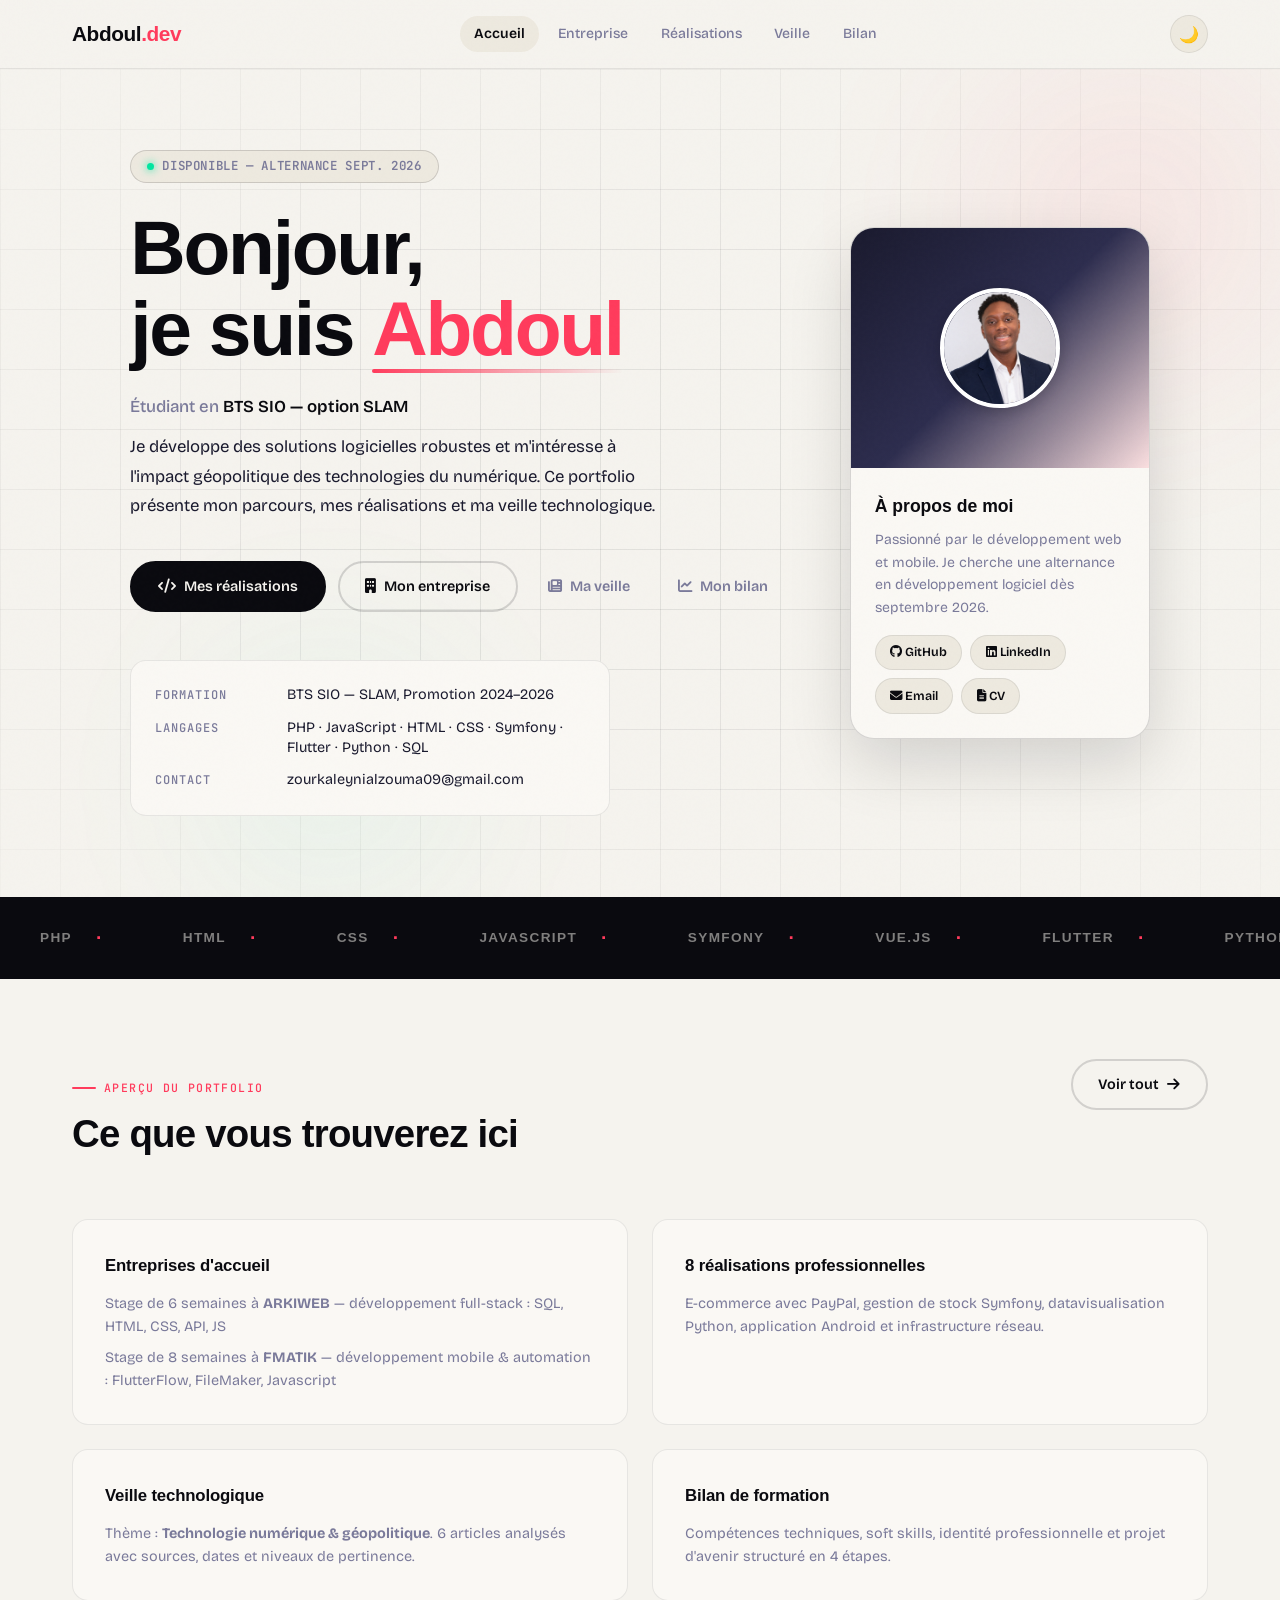
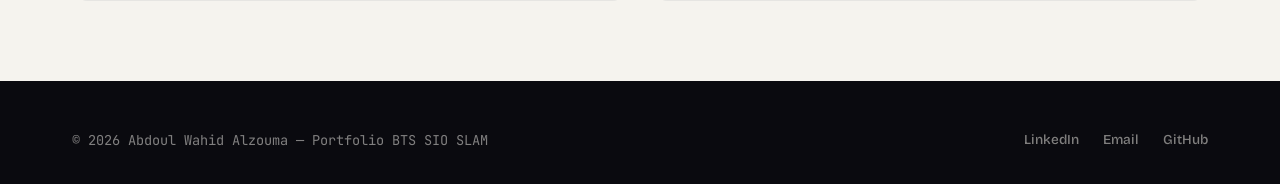
<file: index.html>
<!DOCTYPE html>
<html lang="fr">
<head>
  <meta charset="UTF-8">
  <meta name="viewport" content="width=device-width, initial-scale=1, viewport-fit=cover">
  <title>Abdoul Wahid Alzouma — Portfolio BTS SIO SLAM</title>
  <meta name="description" content="Portfolio professionnel BTS SIO SLAM — Abdoul Wahid Alzouma, développeur en formation.">
  <link rel="stylesheet" href="style.css">
  <link rel="stylesheet" href="https://cdnjs.cloudflare.com/ajax/libs/font-awesome/6.5.0/css/all.min.css">
</head>
<body>

  <!-- NAV -->
  <header class="navbar">
    <div class="container nav-inner">
      <a href="index.html" class="logo">Abdoul<span class="accent">.dev</span></a>
      <nav class="nav-links">
        <a href="index.html" class="active">Accueil</a>
        <a href="Entreprise.html">Entreprise</a>
        <a href="Réalisations.html">Réalisations</a>
        <a href="Veille.html">Veille</a>
        <a href="Bilan.html">Bilan</a>
      </nav>
      <div class="nav-right">
        <button class="mobile-menu-btn" id="menuBtn" aria-label="Menu">☰</button>
        <button class="btn-icon" id="themeToggle" title="Basculer thème">🌙</button>
      </div>
    </div>
  </header>

  <!-- MOBILE NAV -->
  <div class="nav-overlay" id="navOverlay"></div>
  <nav class="mobile-nav" id="mobileNav">
    <div class="mobile-nav-header">
      <span class="logo">Abdoul<span class="accent">.dev</span></span>
      <button class="mobile-nav-close" id="navClose">✕</button>
    </div>
    <a href="index.html" class="active">Accueil</a>
    <a href="Entreprise.html">Entreprise</a>
    <a href="Réalisations.html">Réalisations</a>
    <a href="Veille.html">Veille</a>
    <a href="Bilan.html">Bilan</a>
  </nav>

  <main>
    <!-- HERO -->
    <section class="hero">
      <div class="hero-bg-grid"></div>
      <div class="hero-blob blob-1"></div>
      <div class="hero-blob blob-2"></div>
      <div class="container hero-inner">
        <div class="hero-text">
          <div class="hero-badge anim anim-d1"><span class="dot"></span> Disponible — Alternance Sept. 2026</div>
          <h1 class="hero-title anim anim-d2">
            Bonjour,<br>je suis <span class="name">Abdoul</span>
          </h1>
          <h2 class="hero-subtitle anim anim-d3">Étudiant en <strong>BTS SIO — option SLAM</strong></h2>
          <p class="hero-lead anim anim-d3">Je développe des solutions logicielles robustes et m'intéresse à l'impact géopolitique des technologies du numérique. Ce portfolio présente mon parcours, mes réalisations et ma veille technologique.</p>
          <div class="hero-ctas anim anim-d4">
            <a href="Réalisations.html" class="btn btn-primary"><i class="fa-solid fa-code"></i> Mes réalisations</a>
            <a href="Entreprise.html" class="btn btn-outline"><i class="fa-solid fa-building"></i> Mon entreprise</a>
            <a href="Veille.html" class="btn btn-ghost"><i class="fa-solid fa-newspaper"></i> Ma veille</a>
            <a href="Bilan.html" class="btn btn-ghost"><i class="fa-solid fa-chart-line"></i> Mon bilan</a>
          </div>
          <ul class="quick-stats anim anim-d5">
            <li><strong>Formation</strong><span>BTS SIO — SLAM, Promotion 2024–2026</span></li>
            <li><strong>Langages</strong><span>PHP · JavaScript · HTML · CSS · Symfony · Flutter · Python · SQL</span></li>
            <li><strong>Contact</strong><span>zourkaleynialzouma09@gmail.com</span></li>
          </ul>
        </div>
        <div class="hero-card anim anim-d3">
          <div class="profile-placeholder">
            <img src="images/profile.png" alt="Photo de profil" class="profile-photo">
          </div>

          <div class="card-body">
            <h3>À propos de moi</h3>
            <p>
              Passionné par le développement web et mobile.
              Je cherche une alternance en développement logiciel dès septembre 2026.
            </p>

            <div class="card-links">
              <a href="https://github.com/zourkaleynialzouma09-code" target="_blank" rel="noopener" class="card-link">
                <i class="fab fa-github"></i>
                <span>GitHub</span>
              </a>
              <a href="https://linkedin.com/in/alzouma-zourkaleyni-9886a1342" target="_blank" rel="noopener" class="card-link">
                <i class="fab fa-linkedin"></i>
                <span>LinkedIn</span>
              </a>
              <a href="mailto:zourkaleynialzouma09@gmail.com" class="card-link">
                <i class="fa-solid fa-envelope"></i>
                <span>Email</span>
              </a>
              <a href="images/Cv_abdoul_cs.pdf" target="_blank" rel="noopener" class="card-link">
                <i class="fa-solid fa-file-lines"></i>
                <span>CV</span>
              </a>
            </div>
          </div>
        </div>
      </div>
    </section>

    <!-- MARQUEE -->
    <div class="marquee-section">
      <div class="marquee-track">
        <span class="marquee-item">PHP <span class="dot">·</span></span>
        <span class="marquee-item">HTML <span class="dot">·</span></span>
        <span class="marquee-item">CSS <span class="dot">·</span></span>
        <span class="marquee-item">JavaScript <span class="dot">·</span></span>
        <span class="marquee-item">Symfony <span class="dot">·</span></span>
        <span class="marquee-item">Vue.js <span class="dot">·</span></span>
        <span class="marquee-item">Flutter <span class="dot">·</span></span>
        <span class="marquee-item">Python <span class="dot">·</span></span>
        <span class="marquee-item">MySQL <span class="dot">·</span></span>
        <span class="marquee-item">React <span class="dot">·</span></span>
        <span class="marquee-item">Android <span class="dot">·</span></span>
        <span class="marquee-item">Git <span class="dot">·</span></span>
        <span class="marquee-item">Linux <span class="dot">·</span></span>
        <span class="marquee-item">PHP <span class="dot">·</span></span>
        <span class="marquee-item">JavaScript <span class="dot">·</span></span>
        <span class="marquee-item">Symfony <span class="dot">·</span></span>
        <span class="marquee-item">Vue.js <span class="dot">·</span></span>
        <span class="marquee-item">Flutter <span class="dot">·</span></span>
        <span class="marquee-item">Python <span class="dot">·</span></span>
        <span class="marquee-item">MySQL <span class="dot">·</span></span>
        <span class="marquee-item">Android <span class="dot">·</span></span>
        <span class="marquee-item">Git <span class="dot">·</span></span>
        <span class="marquee-item">Linux <span class="dot">·</span></span>
      </div>
    </div>

    <!-- PREVIEW CARDS -->
    <section class="preview">
      <div class="container">
        <div class="preview-header">
          <div>
            <div class="section-label">Aperçu du portfolio</div>
            <h2 class="section-title">Ce que vous trouverez ici</h2>
          </div>
          <a href="Réalisations.html" class="btn btn-outline">Voir tout <i class="fa-solid fa-arrow-right"></i></a>
        </div>
        <div class="preview-grid">
          <article class="preview-card reveal">
           
            <h4>Entreprises d'accueil</h4>
            <p>Stage de 6 semaines à <strong>ARKIWEB</strong> — développement full-stack : SQL, HTML, CSS, API, JS</p>
            <p>Stage de 8 semaines à <strong>FMATIK</strong> — développement mobile & automation : FlutterFlow, FileMaker, Javascript</p>
          </article>
          <article class="preview-card reveal">
           
            <h4>8 réalisations professionnelles</h4>
            <p>E-commerce avec PayPal, gestion de stock Symfony, datavisualisation Python, application Android et infrastructure réseau.</p>
          </article>
          <article class="preview-card reveal">
            
            <h4>Veille technologique</h4>
            <p>Thème : <strong>Technologie numérique & géopolitique</strong>. 6 articles analysés avec sources, dates et niveaux de pertinence.</p>
          </article>
          <article class="preview-card reveal">
          
            <h4>Bilan de formation</h4>
            <p>Compétences techniques, soft skills, identité professionnelle et projet d'avenir structuré en 4 étapes.</p>
          </article>
        </div>
      </div>
    </section>
  </main>

  <footer class="site-footer">
    <div class="container footer-grid">
      <p>© 2026 Abdoul Wahid Alzouma — Portfolio BTS SIO SLAM</p>
      <div class="footer-links">
        <a href="https://linkedin.com/in/alzouma-zourkaleyni-9886a1342" target="_blank">LinkedIn</a>
        <a href="mailto:zourkaleynialzouma09@gmail.com">Email</a>
        <a href="https://github.com/zourkaleynialzouma09-code" target="_blank">GitHub</a>
      </div>
    </div>
  </footer>

  <script src="script.js"></script>
</body>
</html>
</file>
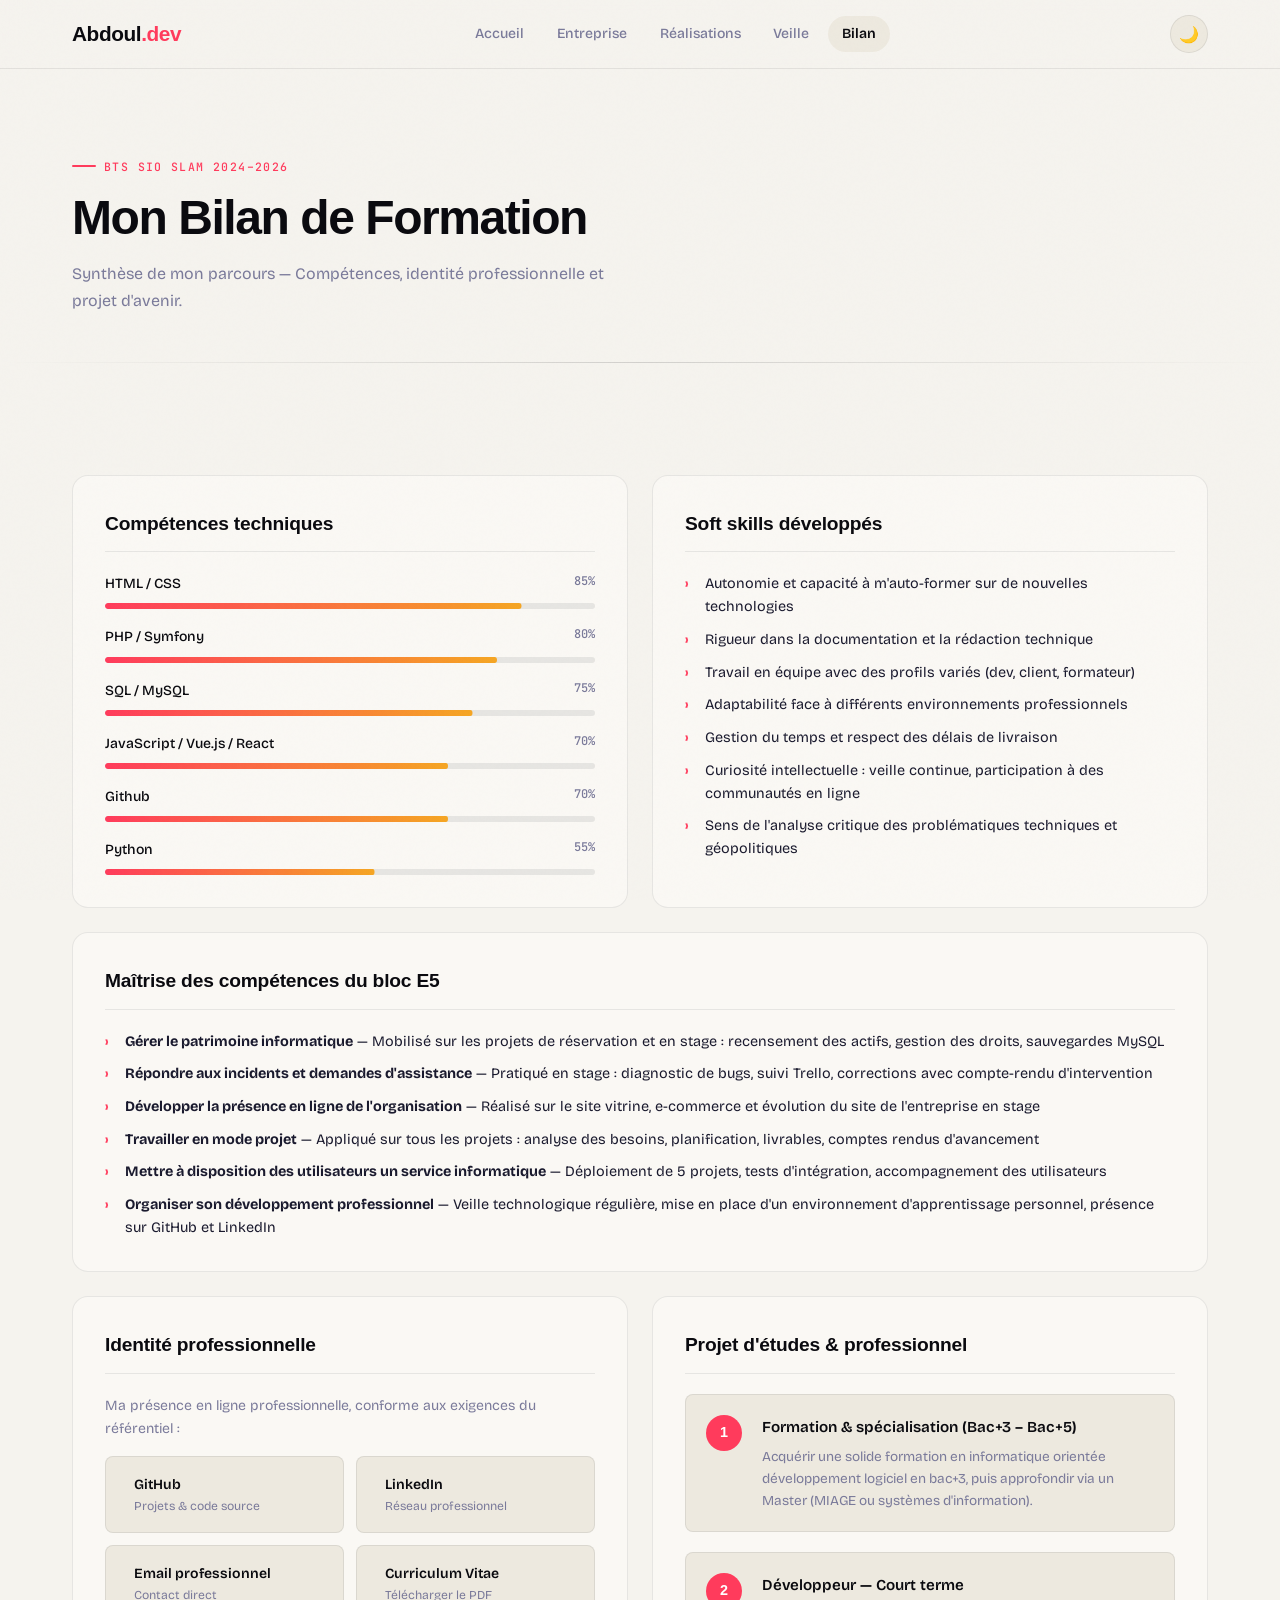
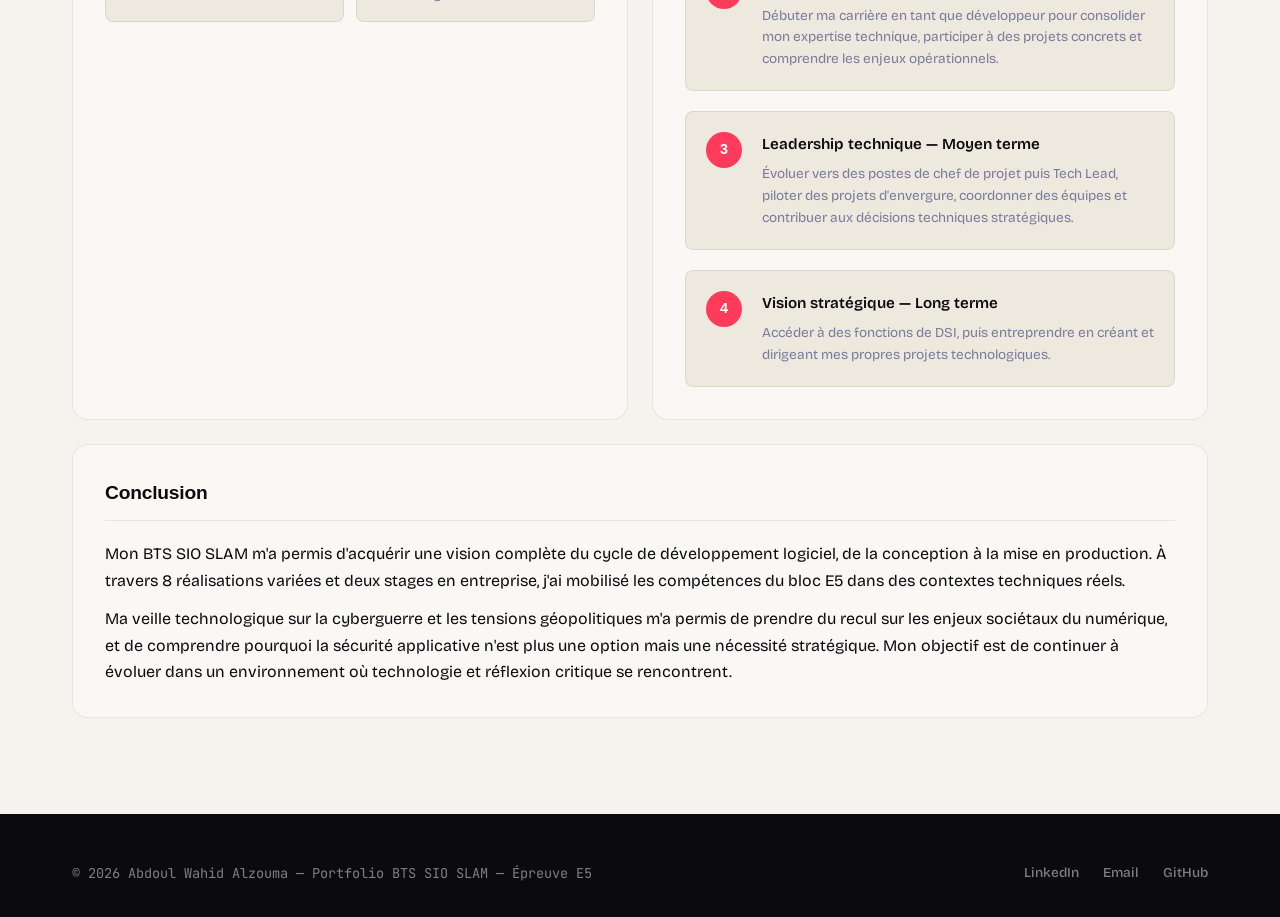
<file: Bilan.html>
<!DOCTYPE html>
<html lang="fr">
<head>
  <meta charset="UTF-8">
  <meta name="viewport" content="width=device-width, initial-scale=1, viewport-fit=cover">
  <title>Bilan — Portfolio BTS SIO SLAM</title>
  <link rel="stylesheet" href="style.css">
  <link rel="stylesheet" href="https://cdnjs.cloudflare.com/ajax/libs/font-awesome/6.5.0/css/all.min.css">
</head>
<body>
  <header class="navbar">
    <div class="container nav-inner">
      <a href="index.html" class="logo">Abdoul<span class="accent">.dev</span></a>
      <nav class="nav-links">
        <a href="index.html">Accueil</a>
        <a href="Entreprise.html">Entreprise</a>
        <a href="Réalisations.html">Réalisations</a>
        <a href="Veille.html">Veille</a>
        <a href="Bilan.html" class="active">Bilan</a>
      </nav>
      <div class="nav-right">
        <button class="mobile-menu-btn" id="menuBtn">☰</button>
        <button class="btn-icon" id="themeToggle" title="Basculer thème">🌙</button>
      </div>
    </div>
  </header>
  <div class="nav-overlay" id="navOverlay"></div>
  <nav class="mobile-nav" id="mobileNav">
    <div class="mobile-nav-header">
      <span class="logo">Abdoul<span class="accent">.dev</span></span>
      <button class="mobile-nav-close" id="navClose">✕</button>
    </div>
    <a href="index.html">Accueil</a>
    <a href="Entreprise.html">Entreprise</a>
    <a href="Réalisations.html">Réalisations</a>
    <a href="Veille.html">Veille</a>
    <a href="Bilan.html" class="active">Bilan</a>
  </nav>

  <main>
    <div class="page-header">
      <div class="container">
        <div class="section-label">BTS SIO SLAM 2024–2026</div>
        <h1 class="section-title">Mon Bilan de Formation</h1>
        <p class="section-subtitle">Synthèse de mon parcours — Compétences, identité professionnelle et projet d'avenir.</p>
      </div>
    </div>

    <section class="bilan">
      <div class="container">
        <div class="bilan-grid">

          <!-- Compétences techniques -->
          <div class="bilan-section reveal">
            <h2>Compétences techniques</h2>
            <div class="skill-bars">
              <div class="skill-item">
                <div class="skill-label"><span>HTML / CSS</span><span>85%</span></div>
                <div class="skill-bar-track"><div class="skill-bar-fill" style="--target:0.85"></div></div>
              </div>
              <div class="skill-item">
                <div class="skill-label"><span>PHP / Symfony</span><span>80%</span></div>
                <div class="skill-bar-track"><div class="skill-bar-fill" style="--target:0.80"></div></div>
              </div>
              <div class="skill-item">
                <div class="skill-label"><span>SQL / MySQL</span><span>75%</span></div>
                <div class="skill-bar-track"><div class="skill-bar-fill" style="--target:0.75"></div></div>
              </div>
              <div class="skill-item">
                <div class="skill-label"><span>JavaScript / Vue.js / React</span><span>70%</span></div>
                <div class="skill-bar-track"><div class="skill-bar-fill" style="--target:0.70"></div></div>
              </div>
              <div class="skill-item">
                <div class="skill-label"><span>Github</span><span>70%</span></div>
                <div class="skill-bar-track"><div class="skill-bar-fill" style="--target:0.70"></div></div>
              </div>
              <div class="skill-item">
                <div class="skill-label"><span>Python</span><span>55%</span></div>
                <div class="skill-bar-track"><div class="skill-bar-fill" style="--target:0.55"></div></div>
              </div>
            </div>
          </div>

          <!-- Soft skills -->
          <div class="bilan-section reveal">
            <h2>Soft skills développés</h2>
            <ul>
              <li>Autonomie et capacité à m'auto-former sur de nouvelles technologies</li>
              <li>Rigueur dans la documentation et la rédaction technique</li>
              <li>Travail en équipe avec des profils variés (dev, client, formateur)</li>
              <li>Adaptabilité face à différents environnements professionnels</li>
              <li>Gestion du temps et respect des délais de livraison</li>
              <li>Curiosité intellectuelle : veille continue, participation à des communautés en ligne</li>
              <li>Sens de l'analyse critique des problématiques techniques et géopolitiques</li>
            </ul>
          </div>

          <!-- Compétences E5 -->
          <div class="bilan-section full-width reveal">
            <h2>Maîtrise des compétences du bloc E5</h2>
            <ul>
              <li><strong>Gérer le patrimoine informatique</strong> — Mobilisé sur les projets de réservation et en stage : recensement des actifs, gestion des droits, sauvegardes MySQL</li>
              <li><strong>Répondre aux incidents et demandes d'assistance</strong> — Pratiqué en stage : diagnostic de bugs, suivi Trello, corrections avec compte-rendu d'intervention</li>
              <li><strong>Développer la présence en ligne de l'organisation</strong> — Réalisé sur le site vitrine, e-commerce et évolution du site de l'entreprise en stage</li>
              <li><strong>Travailler en mode projet</strong> — Appliqué sur tous les projets : analyse des besoins, planification, livrables, comptes rendus d'avancement</li>
              <li><strong>Mettre à disposition des utilisateurs un service informatique</strong> — Déploiement de 5 projets, tests d'intégration, accompagnement des utilisateurs</li>
              <li><strong>Organiser son développement professionnel</strong> — Veille technologique régulière, mise en place d'un environnement d'apprentissage personnel, présence sur GitHub et LinkedIn</li>
            </ul>
          </div>

          <!-- Identité professionnelle -->
          <div class="bilan-section reveal">
            <h2>Identité professionnelle</h2>
            <p style="font-size:0.875rem;color:var(--muted);margin-bottom:1rem;">Ma présence en ligne professionnelle, conforme aux exigences du référentiel :</p>
            <div class="identity-grid">
              <a href="https://github.com/zourkaleynialzouma09-code" target="_blank" class="identity-item">
                <span class="identity-icon"></span>
                <div><strong>GitHub</strong><div style="font-size:0.76rem;color:var(--muted);">Projets & code source</div></div>
              </a>
              <a href="https://linkedin.com/in/alzouma-zourkaleyni-9886a1342" target="_blank" class="identity-item">
                <span class="identity-icon"></span>
                <div><strong>LinkedIn</strong><div style="font-size:0.76rem;color:var(--muted);">Réseau professionnel</div></div>
              </a>
              <a href="mailto:zourkaleynialzouma09@gmail.com" class="identity-item">
                <span class="identity-icon"></span>
                <div><strong>Email professionnel</strong><div style="font-size:0.76rem;color:var(--muted);">Contact direct</div></div>
              </a>
              <a href="images/Cv_abdoul_cs.pdf" target="_blank" class="identity-item">
                <span class="identity-icon"></span>
                <div><strong>Curriculum Vitae</strong><div style="font-size:0.76rem;color:var(--muted);">Télécharger le PDF</div></div>
              </a>
            </div>
          </div>

          <!-- Projet professionnel -->
          <div class="bilan-section reveal">
            <h2>Projet d'études & professionnel</h2>
            <div class="objectifs-timeline">
              <div class="objectif-item">
                <div class="objectif-num">1</div>
                <div class="objectif-content">
                  <h4>Formation & spécialisation (Bac+3 – Bac+5)</h4>
                  <p>Acquérir une solide formation en informatique orientée développement logiciel en bac+3, puis approfondir via un Master (MIAGE ou systèmes d'information).</p>
                </div>
              </div>
              <div class="objectif-item">
                <div class="objectif-num">2</div>
                <div class="objectif-content">
                  <h4>Développeur — Court terme</h4>
                  <p>Débuter ma carrière en tant que développeur pour consolider mon expertise technique, participer à des projets concrets et comprendre les enjeux opérationnels.</p>
                </div>
              </div>
              <div class="objectif-item">
                <div class="objectif-num">3</div>
                <div class="objectif-content">
                  <h4>Leadership technique — Moyen terme</h4>
                  <p>Évoluer vers des postes de chef de projet puis Tech Lead, piloter des projets d'envergure, coordonner des équipes et contribuer aux décisions techniques stratégiques.</p>
                </div>
              </div>
              <div class="objectif-item">
                <div class="objectif-num">4</div>
                <div class="objectif-content">
                  <h4>Vision stratégique — Long terme</h4>
                  <p>Accéder à des fonctions de DSI, puis entreprendre en créant et dirigeant mes propres projets technologiques.</p>
                </div>
              </div>
            </div>
          </div>

          <!-- Conclusion -->
          <div class="bilan-section full-width reveal">
            <h2>Conclusion</h2>
            <p>Mon BTS SIO SLAM m'a permis d'acquérir une vision complète du cycle de développement logiciel, de la conception à la mise en production. À travers 8 réalisations variées et deux stages en entreprise, j'ai mobilisé les compétences du bloc E5 dans des contextes techniques réels.</p>
            <p style="margin-top:0.75rem;">Ma veille technologique sur la cyberguerre et les tensions géopolitiques m'a permis de prendre du recul sur les enjeux sociétaux du numérique, et de comprendre pourquoi la sécurité applicative n'est plus une option mais une nécessité stratégique. Mon objectif est de continuer à évoluer dans un environnement où technologie et réflexion critique se rencontrent.</p>
          </div>

        </div>
      </div>
    </section>
  </main>

  <footer class="site-footer">
    <div class="container footer-grid">
      <p>© 2026 Abdoul Wahid Alzouma — Portfolio BTS SIO SLAM — Épreuve E5</p>
      <div class="footer-links">
        <a href="https://linkedin.com/in/alzouma-zourkaleyni-9886a1342" target="_blank">LinkedIn</a>
        <a href="mailto:zourkaleynialzouma09@gmail.com">Email</a>
        <a href="https://github.com/zourkaleynialzouma09-code" target="_blank">GitHub</a>
      </div>
    </div>
  </footer>

  <script src="script.js"></script>
</body>
</html>
</file>
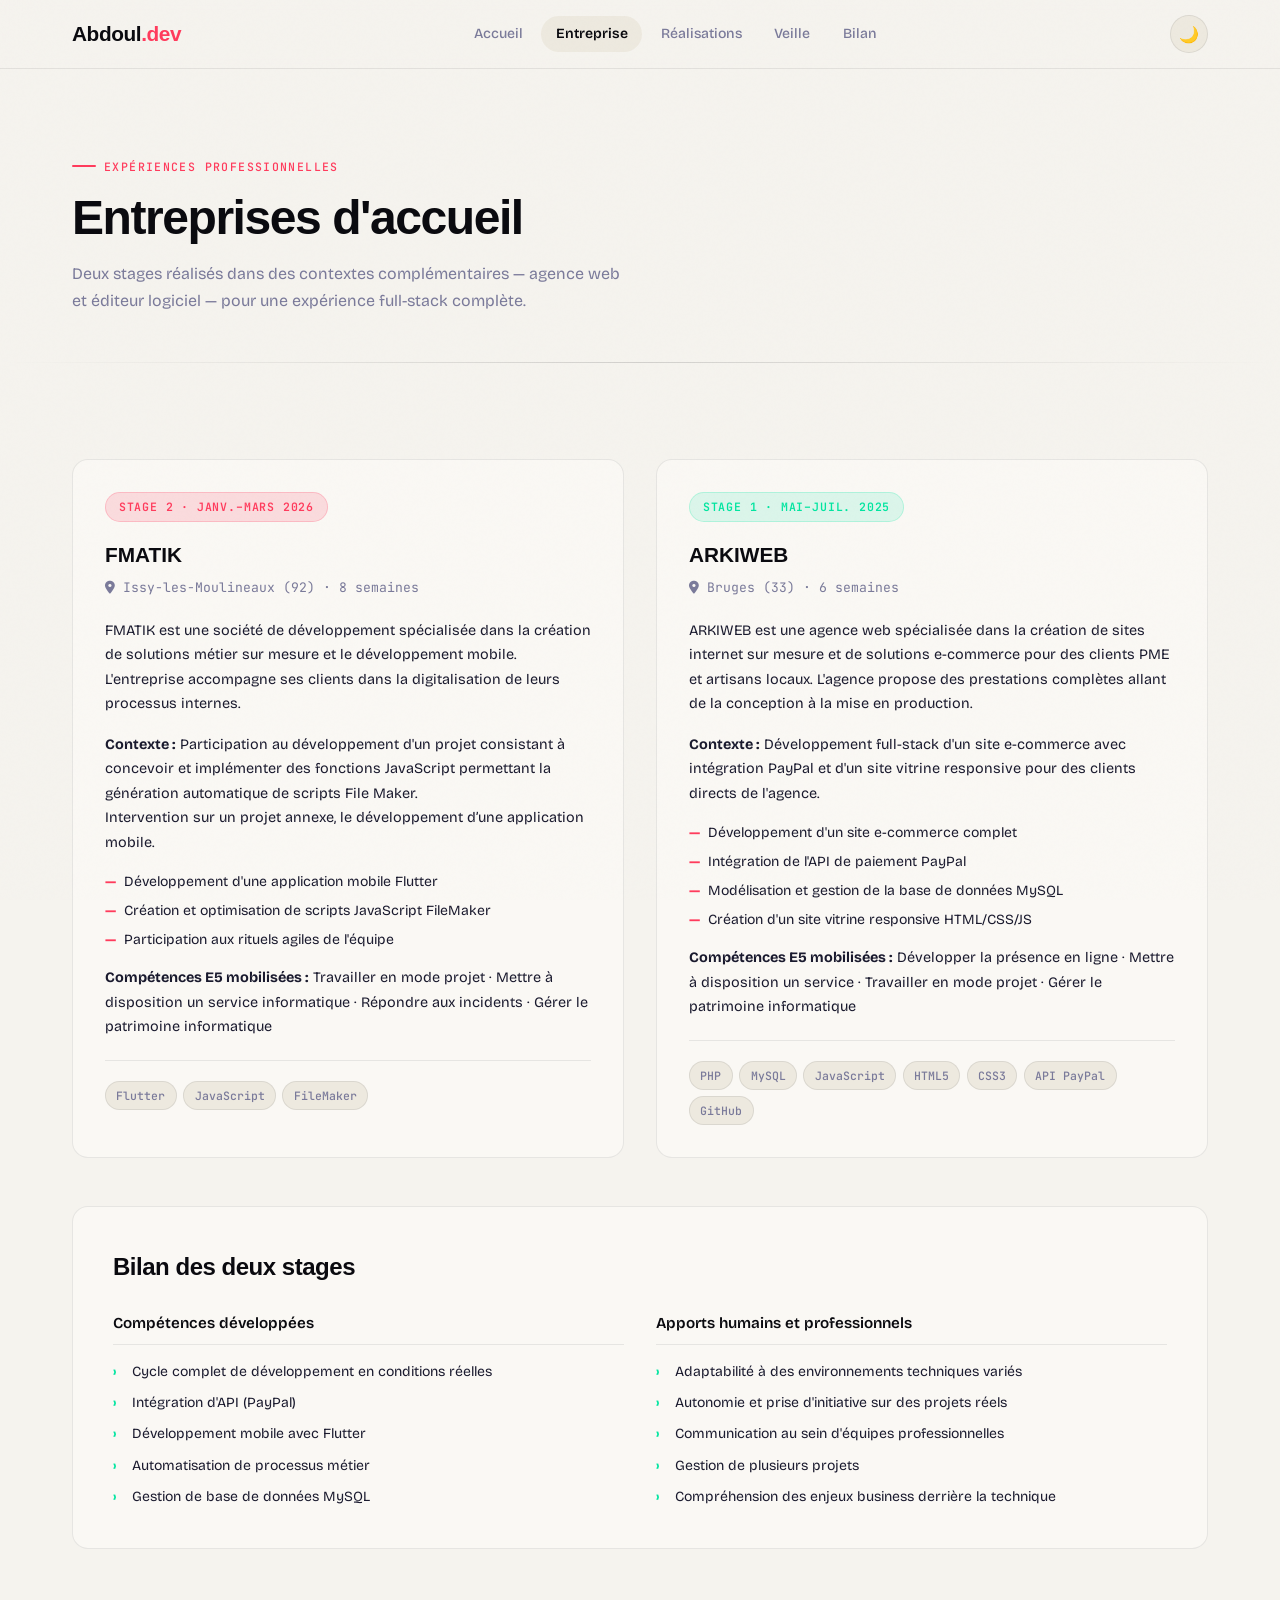
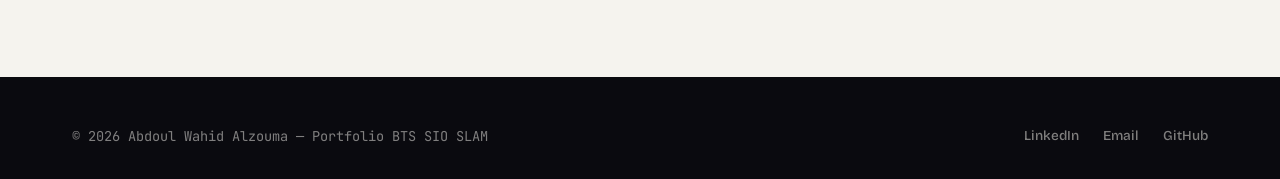
<file: Entreprise.html>
<!DOCTYPE html>
<html lang="fr">
<head>
  <meta charset="UTF-8">
  <meta name="viewport" content="width=device-width, initial-scale=1, viewport-fit=cover">
  <title>Entreprise — Portfolio BTS SIO SLAM</title>
  <link rel="stylesheet" href="style.css">
  <link rel="stylesheet" href="https://cdnjs.cloudflare.com/ajax/libs/font-awesome/6.5.0/css/all.min.css">
</head>
<body>
  <header class="navbar">
    <div class="container nav-inner">
      <a href="index.html" class="logo">Abdoul<span class="accent">.dev</span></a>
      <nav class="nav-links">
        <a href="index.html">Accueil</a>
        <a href="Entreprise.html" class="active">Entreprise</a>
        <a href="Réalisations.html">Réalisations</a>
        <a href="Veille.html">Veille</a>
        <a href="Bilan.html">Bilan</a>
      </nav>
      <div class="nav-right">
        <button class="mobile-menu-btn" id="menuBtn">☰</button>
        <button class="btn-icon" id="themeToggle" title="Basculer thème">🌙</button>
      </div>
    </div>
  </header>
  <div class="nav-overlay" id="navOverlay"></div>
  <nav class="mobile-nav" id="mobileNav">
    <div class="mobile-nav-header">
      <span class="logo">Abdoul<span class="accent">.dev</span></span>
      <button class="mobile-nav-close" id="navClose">✕</button>
    </div>
    <a href="index.html">Accueil</a>
    <a href="Entreprise.html" class="active">Entreprise</a>
    <a href="Réalisations.html">Réalisations</a>
    <a href="Veille.html">Veille</a>
    <a href="Bilan.html">Bilan</a>
  </nav>

  <main>
    <div class="page-header">
      <div class="container">
        <div class="section-label">Expériences professionnelles</div>
        <h1 class="section-title">Entreprises d'accueil</h1>
        <p class="section-subtitle">Deux stages réalisés dans des contextes complémentaires — agence web et éditeur logiciel — pour une expérience full-stack complète.</p>
      </div>
    </div>

    <section class="entreprise-section">
      <div class="container">
        <div class="entreprises-grid">

          <!-- FMATIK -->
          <div class="entreprise-card reveal">
            <span class="entreprise-tag tag-stage">Stage 2 · Janv.–Mars 2026</span>
            <h3>FMATIK</h3>
            <p class="location"><i class="fa-solid fa-location-dot"></i> Issy-les-Moulineaux (92) · 8 semaines</p>

            <p>FMATIK est une société de développement spécialisée dans la création de solutions métier sur mesure et le développement mobile. L'entreprise accompagne ses clients dans la digitalisation de leurs processus internes.</p>

            <p><strong>Contexte :</strong> Participation au développement d'un projet consistant à concevoir et implémenter des fonctions JavaScript permettant la génération automatique de scripts File Maker.<br>
Intervention sur un projet annexe, le développement d’une application mobile.</p>

            <ul class="missions-list">
              <li>Développement d'une application mobile Flutter</li>
              <li>Création et optimisation de scripts JavaScript FileMaker</li>
              <li>Participation aux rituels agiles de l'équipe</li>
            </ul>

            <p><strong>Compétences E5 mobilisées :</strong> Travailler en mode projet · Mettre à disposition un service informatique · Répondre aux incidents · Gérer le patrimoine informatique</p>

            <div class="tech-stack">
              <span class="tech-badge">Flutter</span>
              <span class="tech-badge">JavaScript</span>
              <span class="tech-badge">FileMaker</span>
            </div>
          </div>

          <!-- ARKIWEB -->
          <div class="entreprise-card reveal">
            <span class="entreprise-tag tag-dev">Stage 1 · Mai–Juil. 2025</span>
            <h3>ARKIWEB</h3>
            <p class="location"><i class="fa-solid fa-location-dot"></i> Bruges (33) · 6 semaines</p>

            <p>ARKIWEB est une agence web spécialisée dans la création de sites internet sur mesure et de solutions e-commerce pour des clients PME et artisans locaux. L'agence propose des prestations complètes allant de la conception à la mise en production.</p>

            <p><strong>Contexte :</strong> Développement full-stack d'un site e-commerce avec intégration PayPal et d'un site vitrine responsive pour des clients directs de l'agence.</p>

            <ul class="missions-list">
              <li>Développement d'un site e-commerce complet</li>
              <li>Intégration de l'API de paiement PayPal</li>
              <li>Modélisation et gestion de la base de données MySQL</li>
              <li>Création d'un site vitrine responsive HTML/CSS/JS</li>
            </ul>

            <p><strong>Compétences E5 mobilisées :</strong> Développer la présence en ligne · Mettre à disposition un service · Travailler en mode projet · Gérer le patrimoine informatique</p>

            <div class="tech-stack">
              <span class="tech-badge">PHP</span>
              <span class="tech-badge">MySQL</span>
              <span class="tech-badge">JavaScript</span>
              <span class="tech-badge">HTML5</span>
              <span class="tech-badge">CSS3</span>
              <span class="tech-badge">API PayPal</span>
              <span class="tech-badge">GitHub</span>
            </div>
          </div>

        </div>

        <!-- Bilan synthèse -->
        <div class="veille-synthesis reveal" style="margin-top:3rem;">
          <h2>Bilan des deux stages</h2>
          <div class="synthesis-content">
            <div>
              <h3>Compétences développées</h3>
              <ul>
                <li>Cycle complet de développement en conditions réelles</li>
                <li>Intégration d'API (PayPal)</li>
                <li>Développement mobile avec Flutter</li>
                <li>Automatisation de processus métier</li>
                <li>Gestion de base de données MySQL</li>
              </ul>
            </div>
            <div>
              <h3>Apports humains et professionnels</h3>
              <ul>
                <li>Adaptabilité à des environnements techniques variés</li>
                <li>Autonomie et prise d'initiative sur des projets réels</li>
                <li>Communication au sein d'équipes professionnelles</li>
                <li>Gestion de plusieurs projets</li>
                <li>Compréhension des enjeux business derrière la technique</li>
              </ul>
            </div>
          </div>
        </div>

      </div>
    </section>
  </main>

  <footer class="site-footer">
    <div class="container footer-grid">
      <p>© 2026 Abdoul Wahid Alzouma — Portfolio BTS SIO SLAM</p>
      <div class="footer-links">
        <a href="https://linkedin.com/in/alzouma-zourkaleyni-9886a1342" target="_blank">LinkedIn</a>
        <a href="mailto:zourkaleynialzouma09@gmail.com">Email</a>
        <a href="https://github.com/zourkaleynialzouma09-code" target="_blank">GitHub</a>
      </div>
    </div>
  </footer>

  <script src="script.js"></script>
</body>
</html>
</file>
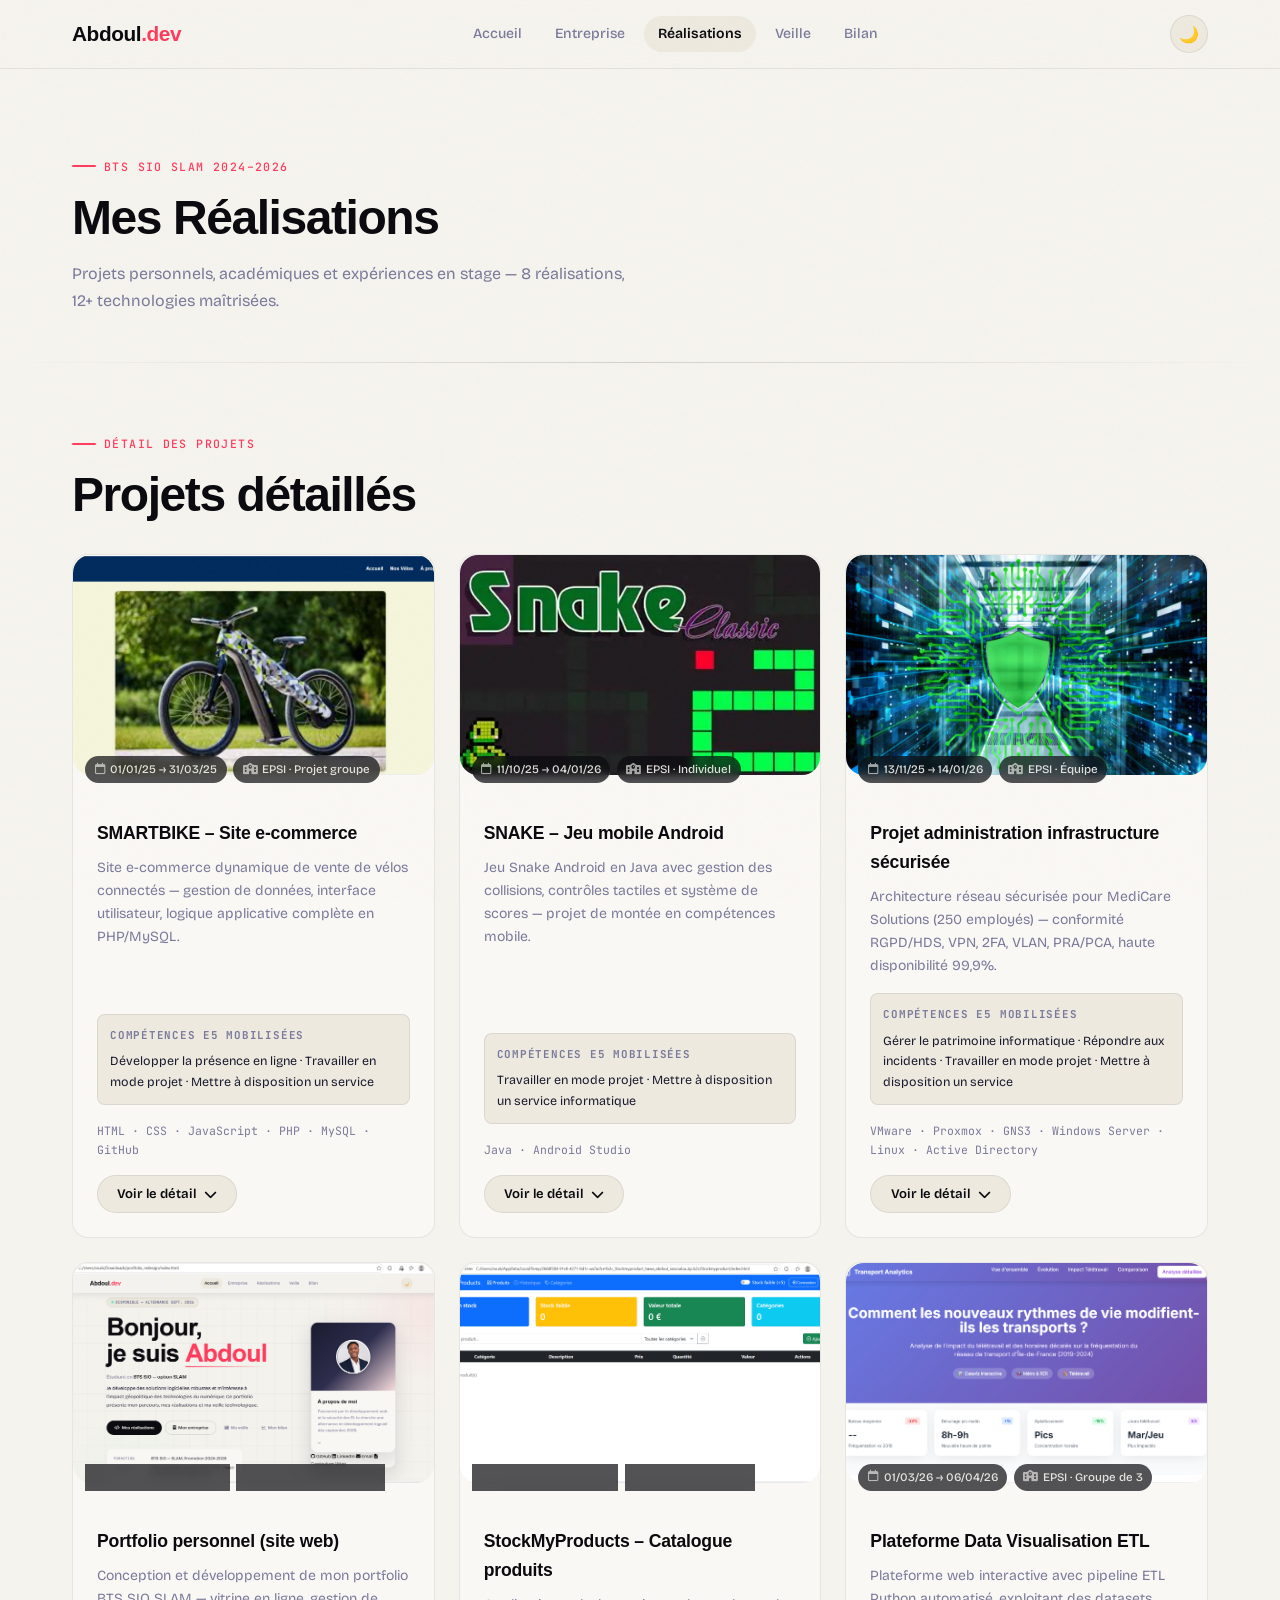
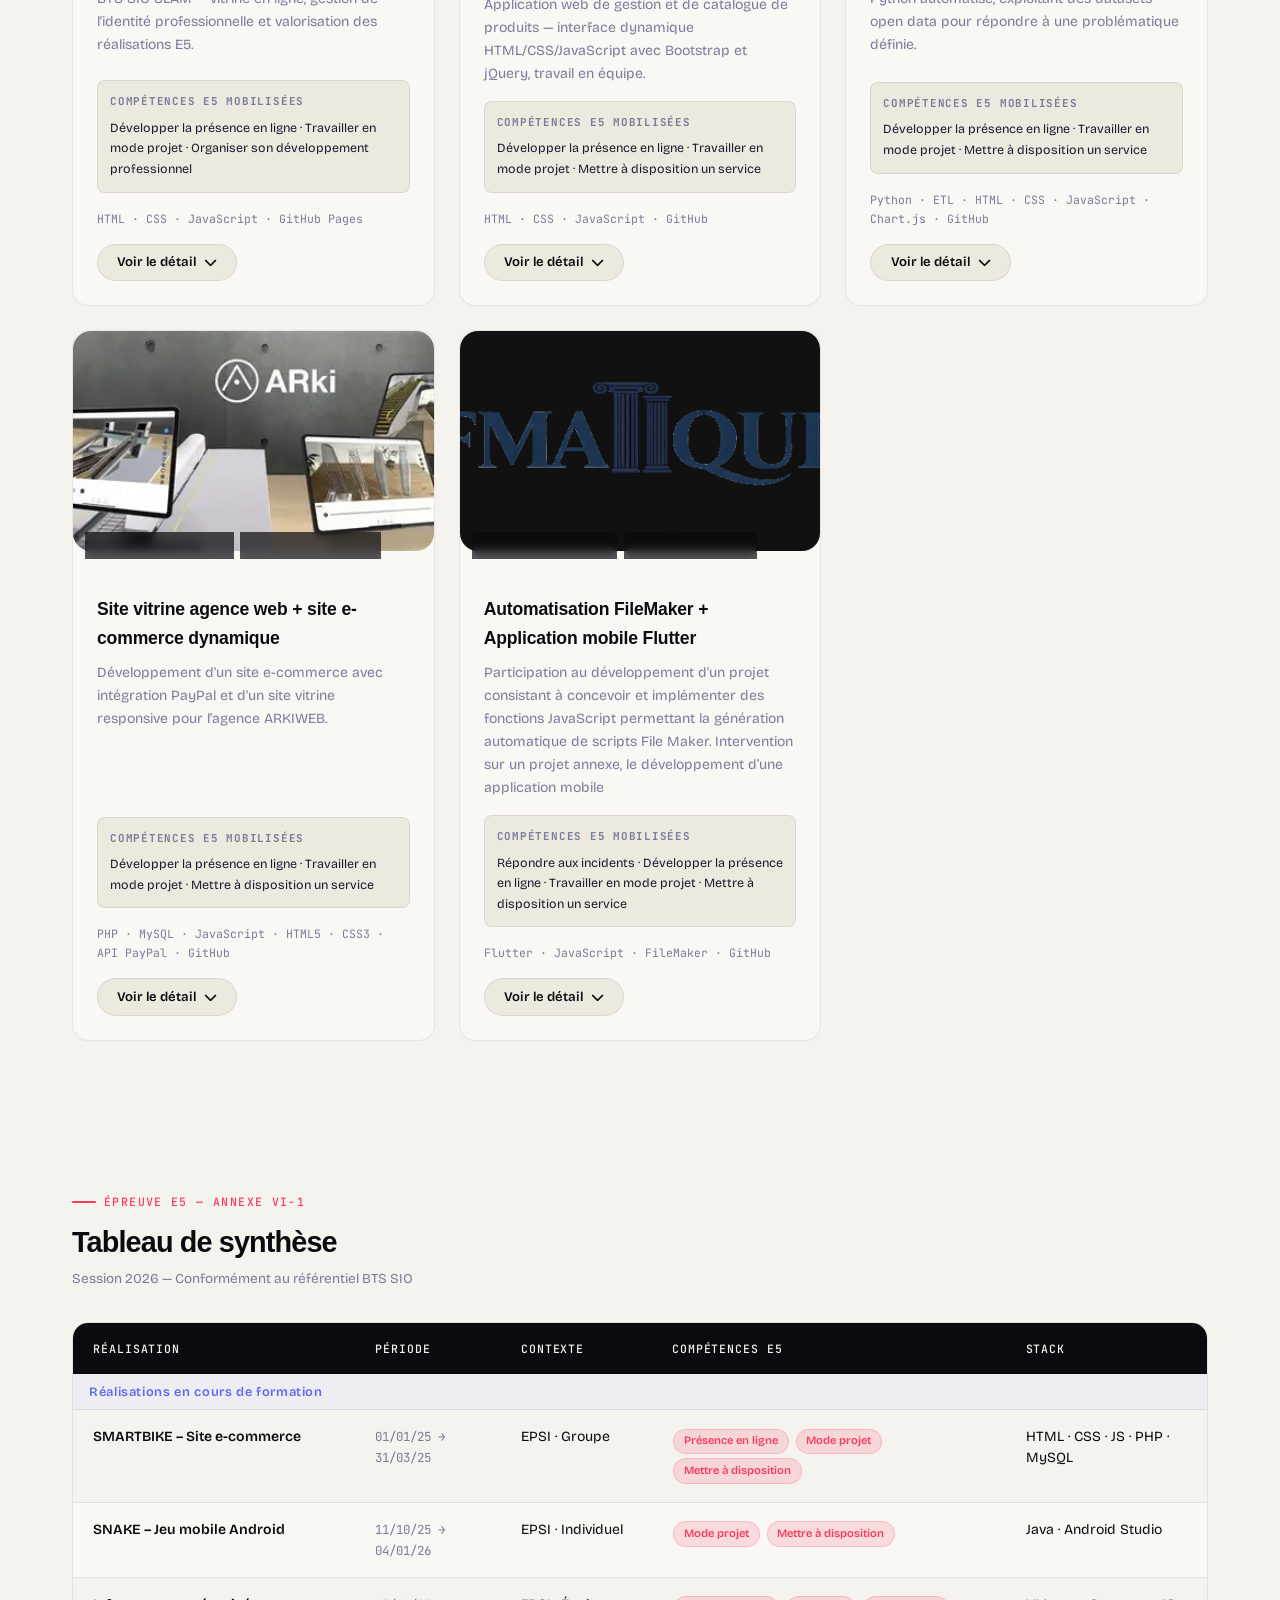
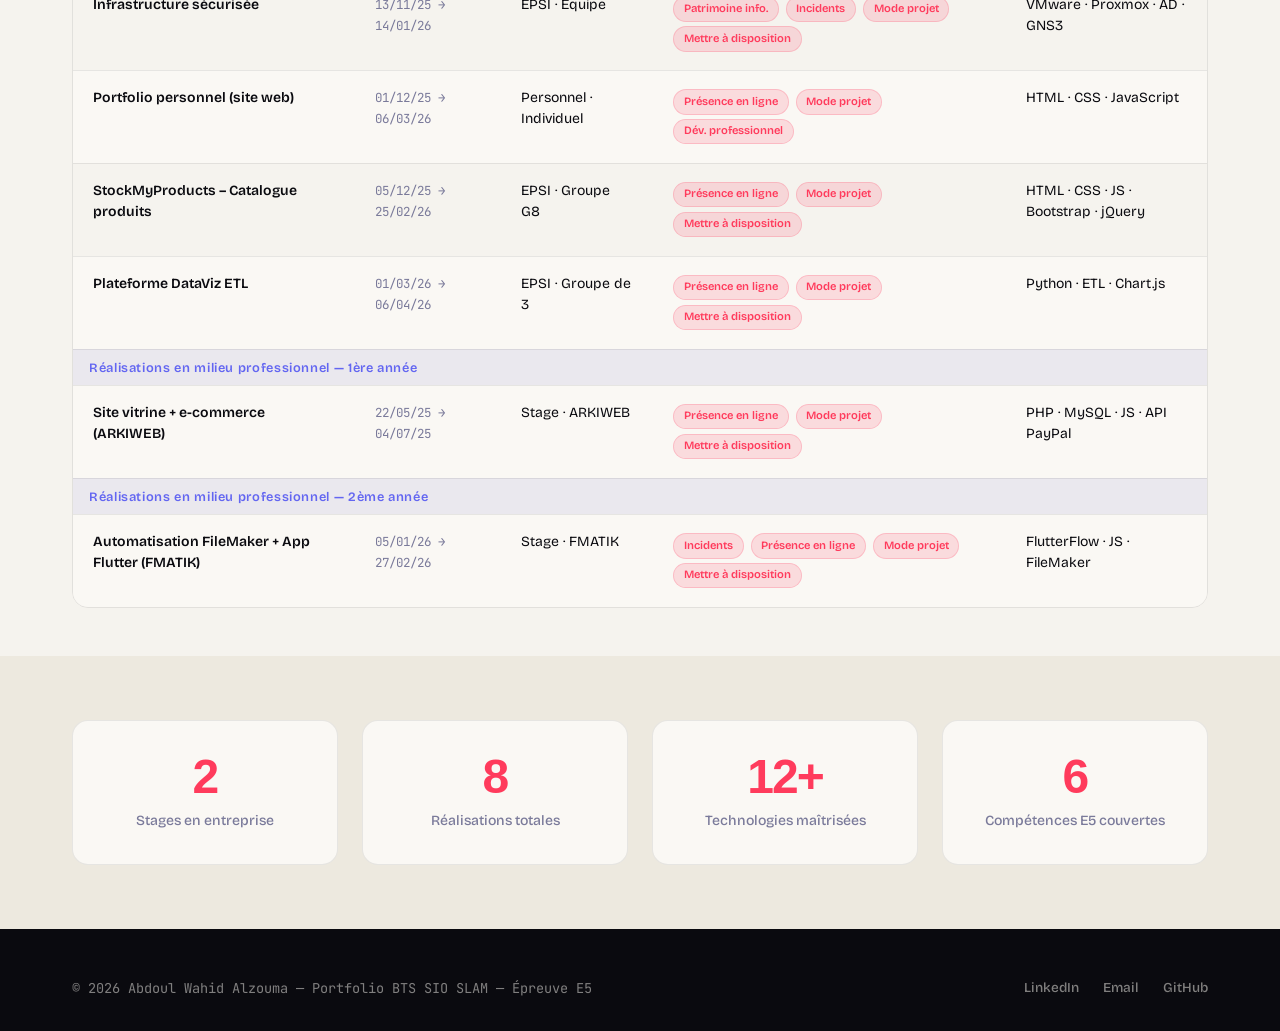
<file: Réalisations.html>
<!DOCTYPE html>
<html lang="fr">
<head>
  <meta charset="UTF-8">
  <meta name="viewport" content="width=device-width, initial-scale=1, viewport-fit=cover">
  <title>Réalisations — Portfolio BTS SIO SLAM</title>
  <link rel="stylesheet" href="style.css">
  <link rel="stylesheet" href="https://cdnjs.cloudflare.com/ajax/libs/font-awesome/6.5.0/css/all.min.css">
</head>
<body>
  <header class="navbar">
    <div class="container nav-inner">
      <a href="index.html" class="logo">Abdoul<span class="accent">.dev</span></a>
      <nav class="nav-links">
        <a href="index.html">Accueil</a>
        <a href="Entreprise.html">Entreprise</a>
        <a href="Réalisations.html" class="active">Réalisations</a>
        <a href="Veille.html">Veille</a>
        <a href="Bilan.html">Bilan</a>
      </nav>
      <div class="nav-right">
        <button class="mobile-menu-btn" id="menuBtn">☰</button>
        <button class="btn-icon" id="themeToggle" title="Basculer thème">🌙</button>
      </div>
    </div>
  </header>

  <div class="nav-overlay" id="navOverlay"></div>

  <nav class="mobile-nav" id="mobileNav">
    <div class="mobile-nav-header">
      <span class="logo">Abdoul<span class="accent">.dev</span></span>
      <button class="mobile-nav-close" id="navClose">✕</button>
    </div>
    <a href="index.html">Accueil</a>
    <a href="Entreprise.html">Entreprise</a>
    <a href="Réalisations.html" class="active">Réalisations</a>
    <a href="Veille.html">Veille</a>
    <a href="Bilan.html">Bilan</a>
  </nav>

  <main>
    <div class="page-header">
      <div class="container">
        <div class="section-label">BTS SIO SLAM 2024–2026</div>
        <h1 class="section-title">Mes Réalisations</h1>
        <p class="section-subtitle">Projets personnels, académiques et expériences en stage — 8 réalisations, 12+ technologies maîtrisées.</p>
      </div>
    </div>

    <!-- PROJETS DÉTAILLÉS -->
    <section class="projects-section">
      <div class="container">
        <div class="section-label">Détail des projets</div>
        <h2 class="section-title" style="margin-bottom:2rem;">Projets détaillés</h2>

        <div class="projects-grid">

          <!-- SMARTBIKE -->
          <article class="project reveal">
            <div class="project-header">
              <div class="project-thumb">
                <img src="images/smart.png" alt="Image de présentation du projet SmartBike">
              </div>
              <div class="project-meta">
                <span class="meta-item"><i class="fa-regular fa-calendar"></i> 01/01/25 → 31/03/25</span>
                <span class="meta-item"><i class="fa-solid fa-school"></i> EPSI · Projet groupe</span>
              </div>
            </div>
            <div class="project-body">
              <h3>SMARTBIKE – Site e-commerce</h3>
              <p class="project-short-desc">Site e-commerce dynamique de vente de vélos connectés — gestion de données, interface utilisateur, logique applicative complète en PHP/MySQL.</p>
              <div class="project-competences"><strong>Compétences E5 mobilisées</strong><span>Développer la présence en ligne · Travailler en mode projet · Mettre à disposition un service</span></div>
              <div class="project-summary">
                <div class="project-objective"><strong>Objectif :</strong> Concevoir un site e-commerce complet pour la vente de vélos connectés : catalogue produits, panier, gestion utilisateurs, et base de données MySQL.</div>
                <div class="project-detail-grid">
                  <div class="detail-item"><span class="detail-label">Rôle</span><span class="detail-value">Développeur Full Stack</span></div>
                  <div class="detail-item"><span class="detail-label">Durée</span><span class="detail-value">01/01/2025 au 31/03/2025</span></div>
                  <div class="detail-item"><span class="detail-label">Équipe</span><span class="detail-value">Projet en groupe</span></div>
                  <div class="detail-item"><span class="detail-label">Livrables</span><span class="detail-value">Site e-commerce · Back-office · Base de données · Documentation</span></div>
                </div>
                <div class="project-bilan"><strong>Bilan :</strong> Projet qui m'a permis de travailler sur une logique concrète orientée usage, en combinant développement full stack PHP/MySQL, structuration des données et réflexion produit.</div>
              </div>
              <div class="project-tags">HTML · CSS · JavaScript · PHP · MySQL · GitHub</div>
              <div class="project-actions">
                <button class="btn-more"><span class="btn-text">Voir le détail</span><i class="fas fa-chevron-down"></i></button>
              </div>
            </div>
          </article>

          <!-- SNAKE -->
          <article class="project reveal">
            <div class="project-header">
              <div class="project-thumb">
                <img src="images/snake.webp" alt="Image de présentation du projet Snake">
              </div>
              <div class="project-meta">
                <span class="meta-item"><i class="fa-regular fa-calendar"></i> 11/10/25 → 04/01/26</span>
                <span class="meta-item"><i class="fa-solid fa-school"></i> EPSI · Individuel</span>
              </div>
            </div>
            <div class="project-body">
              <h3>SNAKE – Jeu mobile Android</h3>
              <p class="project-short-desc">Jeu Snake Android en Java avec gestion des collisions, contrôles tactiles et système de scores — projet de montée en compétences mobile.</p>
              <div class="project-competences"><strong>Compétences E5 mobilisées</strong><span>Travailler en mode projet · Mettre à disposition un service informatique</span></div>
              <div class="project-summary">
                <div class="project-objective"><strong>Objectif :</strong> Concevoir et développer en Java une app Android Snake avec logique de déplacement, gestion des collisions, croissance, contrôles tactiles et scores.</div>
                <div class="project-detail-grid">
                  <div class="detail-item"><span class="detail-label">Rôle</span><span class="detail-value">Développeur mobile (seul)</span></div>
                  <div class="detail-item"><span class="detail-label">Durée</span><span class="detail-value">11/10/2025 au 04/01/2026</span></div>
                  <div class="detail-item"><span class="detail-label">Équipe</span><span class="detail-value">Individuel</span></div>
                  <div class="detail-item"><span class="detail-label">Livrables</span><span class="detail-value">Application Android (.apk) · Code Java · Tests</span></div>
                </div>
                <div class="project-bilan"><strong>Bilan :</strong> Compréhension du cycle de vie Android, gestion des threads (SurfaceView), planification et suivi du projet, tests sur différentes résolutions.</div>
              </div>
              <div class="project-tags">Java · Android Studio</div>
              <div class="project-actions">
                <button class="btn-more"><span class="btn-text">Voir le détail</span><i class="fas fa-chevron-down"></i></button>
              </div>
            </div>
          </article>

          <!-- INFRA -->
          <article class="project reveal">
            <div class="project-header">
              <div class="project-thumb">
                <img src="images/infra.jpg" alt="Image de présentation du projet Infrastructure sécurisée">
              </div>
              <div class="project-meta">
                <span class="meta-item"><i class="fa-regular fa-calendar"></i> 13/11/25 → 14/01/26</span>
                <span class="meta-item"><i class="fa-solid fa-school"></i> EPSI · Équipe</span>
              </div>
            </div>
            <div class="project-body">
              <h3>Projet administration infrastructure sécurisée</h3>
              <p class="project-short-desc">Architecture réseau sécurisée pour MediCare Solutions (250 employés) — conformité RGPD/HDS, VPN, 2FA, VLAN, PRA/PCA, haute disponibilité 99,9%.</p>
              <div class="project-competences"><strong>Compétences E5 mobilisées</strong><span>Gérer le patrimoine informatique · Répondre aux incidents · Travailler en mode projet · Mettre à disposition un service</span></div>
              <div class="project-summary">
                <div class="project-objective"><strong>Objectif :</strong> Moderniser l'infrastructure de MediCare Solutions : architecture réseau hybride (Windows Server + Linux), VPN, 2FA, VLAN segmentés, PRA/PCA, conformité RGPD/HDS.</div>
                <div class="project-detail-grid">
                  <div class="detail-item"><span class="detail-label">Rôle</span><span class="detail-value">Architecte infrastructure</span></div>
                  <div class="detail-item"><span class="detail-label">Durée</span><span class="detail-value">13/11/2025 au 14/01/2026</span></div>
                  <div class="detail-item"><span class="detail-label">Équipe</span><span class="detail-value">Groupe de 3 personnes max</span></div>
                  <div class="detail-item"><span class="detail-label">Livrables</span><span class="detail-value">Schéma réseau · Plan IP · Architecture sécu · Soutenance</span></div>
                </div>
                <div class="project-bilan"><strong>Bilan :</strong> Conception d'infrastructure à l'échelle entreprise avec contraintes réglementaires réelles. Compréhension de la virtualisation, sécurité réseau (VLAN, DMZ, VPN, 2FA) et haute disponibilité.</div>
              </div>
              <div class="project-tags">VMware · Proxmox · GNS3 · Windows Server · Linux · Active Directory</div>
              <div class="project-actions">
                <button class="btn-more"><span class="btn-text">Voir le détail</span><i class="fas fa-chevron-down"></i></button>
              </div>
            </div>
          </article>

          <!-- PORTFOLIO -->
          <article class="project reveal">
            <div class="project-header">
              <div class="project-thumb">
                <img src="images/portfolio.png" alt="Image de présentation du Portfolio personnel">
              </div>
              <div class="project-meta">
                <span class="meta-item"><i class="fa-regular fa-calendar"></i> 01/12/25 → 06/03/26</span>
                <span class="meta-item"><i class="fa-solid fa-person"></i> Personnel · Individuel</span>
              </div>
            </div>
            <div class="project-body">
              <h3>Portfolio personnel (site web)</h3>
              <p class="project-short-desc">Conception et développement de mon portfolio BTS SIO SLAM — vitrine en ligne, gestion de l'identité professionnelle et valorisation des réalisations E5.</p>
              <div class="project-competences"><strong>Compétences E5 mobilisées</strong><span>Développer la présence en ligne · Travailler en mode projet · Organiser son développement professionnel</span></div>
              <div class="project-summary">
                <div class="project-objective"><strong>Objectif :</strong> Créer un portfolio web complet présentant mes réalisations BTS SIO SLAM, gérer mon identité professionnelle en ligne et valoriser mes compétences auprès des jurys et recruteurs.</div>
                <div class="project-detail-grid">
                  <div class="detail-item"><span class="detail-label">Rôle</span><span class="detail-value">Développeur front-end / Auteur</span></div>
                  <div class="detail-item"><span class="detail-label">Durée</span><span class="detail-value">01/12/2025 au 06/03/2026</span></div>
                  <div class="detail-item"><span class="detail-label">Équipe</span><span class="detail-value">Individuel</span></div>
                  <div class="detail-item"><span class="detail-label">Livrables</span><span class="detail-value">Site web · Pages thématiques · Déploiement GitHub Pages</span></div>
                </div>
                <div class="project-bilan"><strong>Bilan :</strong> Développement de mon identité professionnelle numérique, déploiement continu sur GitHub Pages et valorisation de l'ensemble de mon parcours BTS.</div>
              </div>
              <div class="project-tags">HTML · CSS · JavaScript · GitHub Pages</div>
              <div class="project-actions">
                <button class="btn-more"><span class="btn-text">Voir le détail</span><i class="fas fa-chevron-down"></i></button>
              </div>
            </div>
          </article>

          <!-- STOCKMYPRODUCTS -->
          <article class="project reveal">
            <div class="project-header">
              <div class="project-thumb">
                <img src="images/stock.png" alt="Image de présentation du projet StockMyProducts">
              </div>
              <div class="project-meta">
                <span class="meta-item"><i class="fa-regular fa-calendar"></i> 05/12/25 → 25/02/26</span>
                <span class="meta-item"><i class="fa-solid fa-school"></i> EPSI · Groupe G8</span>
              </div>
            </div>
            <div class="project-body">
              <h3>StockMyProducts – Catalogue produits</h3>
              <p class="project-short-desc">Application web de gestion et de catalogue de produits — interface dynamique HTML/CSS/JavaScript avec Bootstrap et jQuery, travail en équipe.</p>
              <div class="project-competences"><strong>Compétences E5 mobilisées</strong><span>Développer la présence en ligne · Travailler en mode projet · Mettre à disposition un service</span></div>
              <div class="project-summary">
                <div class="project-objective"><strong>Objectif :</strong> Développer une application web de gestion de catalogue produits avec filtrage dynamique, gestion des catégories et des mouvements de stock, en équipe.</div>
                <div class="project-detail-grid">
                  <div class="detail-item"><span class="detail-label">Rôle</span><span class="detail-value">Développeur front-end</span></div>
                  <div class="detail-item"><span class="detail-label">Durée</span><span class="detail-value">05/12/2025 au 25/02/2026</span></div>
                  <div class="detail-item"><span class="detail-label">Équipe</span><span class="detail-value">SOW Rassoulou · DOUCOURE Hawa · ALZOUMA Abdoul</span></div>
                  <div class="detail-item"><span class="detail-label">Livrables</span><span class="detail-value">index.html · styles.css · app.js · GitHub</span></div>
                </div>
                <div class="project-bilan"><strong>Bilan :</strong>jQuery. Travail en équipe avec répartition des fonctionnalités et suivi de projet.</div>
              </div>
              <div class="project-tags">HTML · CSS · JavaScript · GitHub</div>
              <div class="project-actions">
                <button class="btn-more"><span class="btn-text">Voir le détail</span><i class="fas fa-chevron-down"></i></button>
              </div>
            </div>
          </article>

          <!-- DATAVIZ -->
          <article class="project reveal">
            <div class="project-header">
              <div class="project-thumb">
                <img src="images/dataviz.png" alt="Image de présentation du projet DataViz ETL">
              </div>
              <div class="project-meta">
                <span class="meta-item"><i class="fa-regular fa-calendar"></i> 01/03/26 → 06/04/26</span>
                <span class="meta-item"><i class="fa-solid fa-school"></i> EPSI · Groupe de 3</span>
              </div>
            </div>
            <div class="project-body">
              <h3>Plateforme Data Visualisation ETL</h3>
              <p class="project-short-desc">Plateforme web interactive avec pipeline ETL Python automatisé, exploitant des datasets open data pour répondre à une problématique définie.</p>
              <div class="project-competences"><strong>Compétences E5 mobilisées</strong><span>Développer la présence en ligne · Travailler en mode projet · Mettre à disposition un service</span></div>
              <div class="project-summary">
                <div class="project-objective"><strong>Objectif :</strong> Définir une problématique, créer un pipeline ETL automatisé sur open data, afficher via des graphiques interactifs (Chart.js), présenter à l'oral.</div>
                <div class="project-detail-grid">
                  <div class="detail-item"><span class="detail-label">Rôle</span><span class="detail-value">Développeur ETL & front-end</span></div>
                  <div class="detail-item"><span class="detail-label">Durée</span><span class="detail-value">01/03/2026 au 06/04/2026</span></div>
                  <div class="detail-item"><span class="detail-label">Équipe</span><span class="detail-value">Groupe de 3 personnes</span></div>
                  <div class="detail-item"><span class="detail-label">Livrables</span><span class="detail-value">Scripts ETL · Site multi-pages · Visualisations · Soutenance</span></div>
                </div>
                <div class="project-bilan"><strong>Bilan :</strong> Traitement et interprétation de données réelles, sélection de visualisations pertinentes, défense à l'oral. Montée en compétences sur Python, ETL et Chart.js.</div>
              </div>
              <div class="project-tags">Python · ETL · HTML · CSS · JavaScript · Chart.js · GitHub</div>
              <div class="project-actions">
                <button class="btn-more"><span class="btn-text">Voir le détail</span><i class="fas fa-chevron-down"></i></button>
              </div>
            </div>
          </article>

          <!-- ARKIWEB -->
          <article class="project reveal">
            <div class="project-header">
              <div class="project-thumb">
                <img src="images/arki.webp" alt="Image de présentation du stage ARKIWEB">
              </div>
              <div class="project-meta">
                <span class="meta-item"><i class="fa-regular fa-calendar"></i> 22/05/25 → 04/07/25</span>
                <span class="meta-item"><i class="fa-solid fa-building"></i> ARKIWEB · Stage S1</span>
              </div>
            </div>
            <div class="project-body">
              <h3>Site vitrine agence web + site e-commerce dynamique</h3>
              <p class="project-short-desc">Développement d'un site e-commerce avec intégration PayPal et d'un site vitrine responsive pour l'agence ARKIWEB.</p>
              <div class="project-competences"><strong>Compétences E5 mobilisées</strong><span>Développer la présence en ligne · Travailler en mode projet · Mettre à disposition un service</span></div>
              <div class="project-summary">
                <div class="project-objective"><strong>Objectif :</strong> Développer un site e-commerce complet avec paiement sécurisé (API PayPal), gestion de base de données, back-office, et un site vitrine responsive pour un client de l'agence.</div>
                <div class="project-detail-grid">
                  <div class="detail-item"><span class="detail-label">Rôle</span><span class="detail-value">Développeur Full Stack stagiaire</span></div>
                  <div class="detail-item"><span class="detail-label">Durée</span><span class="detail-value">22/05/2025 au 04/07/2025</span></div>
                  <div class="detail-item"><span class="detail-label">Équipe</span><span class="detail-value">Individuel, sous supervision</span></div>
                  <div class="detail-item"><span class="detail-label">Livrables</span><span class="detail-value">E-commerce · Site vitrine · DB MySQL</span></div>
                </div>
                <div class="project-bilan"><strong>Bilan :</strong> Premier stage en agence web. Cycle complet de développement : analyse client, full stack, API PayPal, tests, mise en production. Forte montée en compétences sur PHP/MySQL et les API REST.</div>
              </div>
              <div class="project-tags">PHP · MySQL · JavaScript · HTML5 · CSS3 · API PayPal · GitHub</div>
              <div class="project-actions">
                <button class="btn-more"><span class="btn-text">Voir le détail</span><i class="fas fa-chevron-down"></i></button>
              </div>
            </div>
          </article>

          <!-- FMATIK -->
          <article class="project reveal">
            <div class="project-header">
              <div class="project-thumb">
                <img src="images/Fmatik.png" alt="Image de présentation du stage FMATIK">
              </div>
              <div class="project-meta">
                <span class="meta-item"><i class="fa-regular fa-calendar"></i> 05/01/26 → 27/02/26</span>
                <span class="meta-item"><i class="fa-solid fa-building"></i> FMATIK · Stage S2</span>
              </div>
            </div>
            <div class="project-body">
              <h3>Automatisation FileMaker + Application mobile Flutter</h3>
              <p class="project-short-desc">Participation au développement d'un projet consistant à concevoir et implémenter des fonctions JavaScript permettant la génération automatique de scripts File Maker.  
             Intervention sur un projet annexe, le développement d’une application mobile</p>
              <div class="project-competences"><strong>Compétences E5 mobilisées</strong><span>Répondre aux incidents · Développer la présence en ligne · Travailler en mode projet · Mettre à disposition un service</span></div>
              <div class="project-summary">
                <div class="project-objective"><strong>Objectif :</strong> Développer une application mobile multiplateforme Flutter et automatiser des séquences de traitement de données avec des scripts JavaScript intégrés à FileMaker.</div>
                <div class="project-detail-grid">
                  <div class="detail-item"><span class="detail-label">Rôle</span><span class="detail-value">Développeur stagiaire</span></div>
                  <div class="detail-item"><span class="detail-label">Durée</span><span class="detail-value">05/01/2026 au 27/02/2026</span></div>
                  <div class="detail-item"><span class="detail-label">Équipe</span><span class="detail-value">Individuel au sein d'une équipe</span></div>
                  <div class="detail-item"><span class="detail-label">Livrables</span><span class="detail-value">App Flutter · Scripts JS FileMaker · Documentation</span></div>
                </div>
                <div class="project-bilan"><strong>Bilan :</strong> Découverte du développement mobile Flutter. Travail sur des projets concrets, renforcement de ma capacité à analyser des besoins</div>
              </div>
              <div class="project-tags">Flutter · JavaScript · FileMaker · GitHub</div>
              <div class="project-actions">
                <button class="btn-more"><span class="btn-text">Voir le détail</span><i class="fas fa-chevron-down"></i></button>
              </div>
            </div>
          </article>

        </div>
      </div>
    </section>

    <!-- TABLEAU SYNTHESE -->
    <section class="tableau-section section">
      <div class="container">
        <div class="section-label">Épreuve E5 — Annexe VI-1</div>
        <h2 class="section-title" style="font-size:1.8rem;">Tableau de synthèse</h2>
        <p class="section-subtitle" style="margin-bottom:2rem;">Session 2026 — Conformément au référentiel BTS SIO</p>

        <div class="tableau-wrapper reveal">
          <table class="tableau-synthese">
            <thead>
              <tr>
                <th>Réalisation</th>
                <th>Période</th>
                <th>Contexte</th>
                <th>Compétences E5</th>
                <th>Stack</th>
              </tr>
            </thead>
            <tbody>
              <tr>
                <td colspan="5" style="background:rgba(99,102,241,.08);font-weight:600;font-size:.8rem;letter-spacing:.05em;color:var(--accent,#6366f1);padding:.5rem 1rem;">Réalisations en cours de formation</td>
              </tr>
              <tr>
                <td><span class="projet-title">SMARTBIKE – Site e-commerce</span></td>
                <td><span class="periode">01/01/25 → 31/03/25</span></td>
                <td>EPSI · Groupe</td>
                <td>
                  <span class="comp-badge">Présence en ligne</span>
                  <span class="comp-badge">Mode projet</span>
                  <span class="comp-badge">Mettre à disposition</span>
                </td>
                <td>HTML · CSS · JS · PHP · MySQL</td>
              </tr>
              <tr>
                <td><span class="projet-title">SNAKE – Jeu mobile Android</span></td>
                <td><span class="periode">11/10/25 → 04/01/26</span></td>
                <td>EPSI · Individuel</td>
                <td>
                  <span class="comp-badge">Mode projet</span>
                  <span class="comp-badge">Mettre à disposition</span>
                </td>
                <td>Java · Android Studio</td>
              </tr>
              <tr>
                <td><span class="projet-title">Infrastructure sécurisée</span></td>
                <td><span class="periode">13/11/25 → 14/01/26</span></td>
                <td>EPSI · Équipe</td>
                <td>
                  <span class="comp-badge">Patrimoine info.</span>
                  <span class="comp-badge">Incidents</span>
                  <span class="comp-badge">Mode projet</span>
                  <span class="comp-badge">Mettre à disposition</span>
                </td>
                <td>VMware · Proxmox · AD · GNS3</td>
              </tr>
              <tr>
                <td><span class="projet-title">Portfolio personnel (site web)</span></td>
                <td><span class="periode">01/12/25 → 06/03/26</span></td>
                <td>Personnel · Individuel</td>
                <td>
                  <span class="comp-badge">Présence en ligne</span>
                  <span class="comp-badge">Mode projet</span>
                  <span class="comp-badge">Dév. professionnel</span>
                </td>
                <td>HTML · CSS · JavaScript</td>
              </tr>
              <tr>
                <td><span class="projet-title">StockMyProducts – Catalogue produits</span></td>
                <td><span class="periode">05/12/25 → 25/02/26</span></td>
                <td>EPSI · Groupe G8</td>
                <td>
                  <span class="comp-badge">Présence en ligne</span>
                  <span class="comp-badge">Mode projet</span>
                  <span class="comp-badge">Mettre à disposition</span>
                </td>
                <td>HTML · CSS · JS · Bootstrap · jQuery</td>
              </tr>
              <tr>
                <td><span class="projet-title">Plateforme DataViz ETL</span></td>
                <td><span class="periode">01/03/26 → 06/04/26</span></td>
                <td>EPSI · Groupe de 3</td>
                <td>
                  <span class="comp-badge">Présence en ligne</span>
                  <span class="comp-badge">Mode projet</span>
                  <span class="comp-badge">Mettre à disposition</span>
                </td>
                <td>Python · ETL · Chart.js</td>
              </tr>

              <tr>
                <td colspan="5" style="background:rgba(99,102,241,.08);font-weight:600;font-size:.8rem;letter-spacing:.05em;color:var(--accent,#6366f1);padding:.5rem 1rem;">Réalisations en milieu professionnel — 1ère année</td>
              </tr>
              <tr>
                <td><span class="projet-title">Site vitrine + e-commerce (ARKIWEB)</span></td>
                <td><span class="periode">22/05/25 → 04/07/25</span></td>
                <td>Stage · ARKIWEB</td>
                <td>
                  <span class="comp-badge">Présence en ligne</span>
                  <span class="comp-badge">Mode projet</span>
                  <span class="comp-badge">Mettre à disposition</span>
                </td>
                <td>PHP · MySQL · JS · API PayPal</td>
              </tr>

              <tr>
                <td colspan="5" style="background:rgba(99,102,241,.08);font-weight:600;font-size:.8rem;letter-spacing:.05em;color:var(--accent,#6366f1);padding:.5rem 1rem;">Réalisations en milieu professionnel — 2ème année</td>
              </tr>
              <tr>
                <td><span class="projet-title">Automatisation FileMaker + App Flutter (FMATIK)</span></td>
                <td><span class="periode">05/01/26 → 27/02/26</span></td>
                <td>Stage · FMATIK</td>
                <td>
                  <span class="comp-badge">Incidents</span>
                  <span class="comp-badge">Présence en ligne</span>
                  <span class="comp-badge">Mode projet</span>
                  <span class="comp-badge">Mettre à disposition</span>
                </td>
                <td>FlutterFlow · JS · FileMaker</td>
              </tr>
            </tbody>
          </table>
        </div>
      </div>
    </section>

    <!-- STATS -->
    <div class="projects-stats">
      <div class="container">
        <div class="stats-grid">
          <div class="stat-card reveal"><div class="stat-number">2</div><div class="stat-label">Stages en entreprise</div></div>
          <div class="stat-card reveal"><div class="stat-number">8</div><div class="stat-label">Réalisations totales</div></div>
          <div class="stat-card reveal"><div class="stat-number">12+</div><div class="stat-label">Technologies maîtrisées</div></div>
          <div class="stat-card reveal"><div class="stat-number">6</div><div class="stat-label">Compétences E5 couvertes</div></div>
        </div>
      </div>
    </div>
  </main>

  <footer class="site-footer">
    <div class="container footer-grid">
      <p>© 2026 Abdoul Wahid Alzouma — Portfolio BTS SIO SLAM — Épreuve E5</p>
      <div class="footer-links">
        <a href="https://linkedin.com/in/alzouma-zourkaleyni-9886a1342" target="_blank">LinkedIn</a>
        <a href="mailto:zourkaleynialzouma09@gmail.com">Email</a>
        <a href="https://github.com/zourkaleynialzouma09-code" target="_blank">GitHub</a>
      </div>
    </div>
  </footer>

  <script src="script.js"></script>
</body>
</html>
</file>
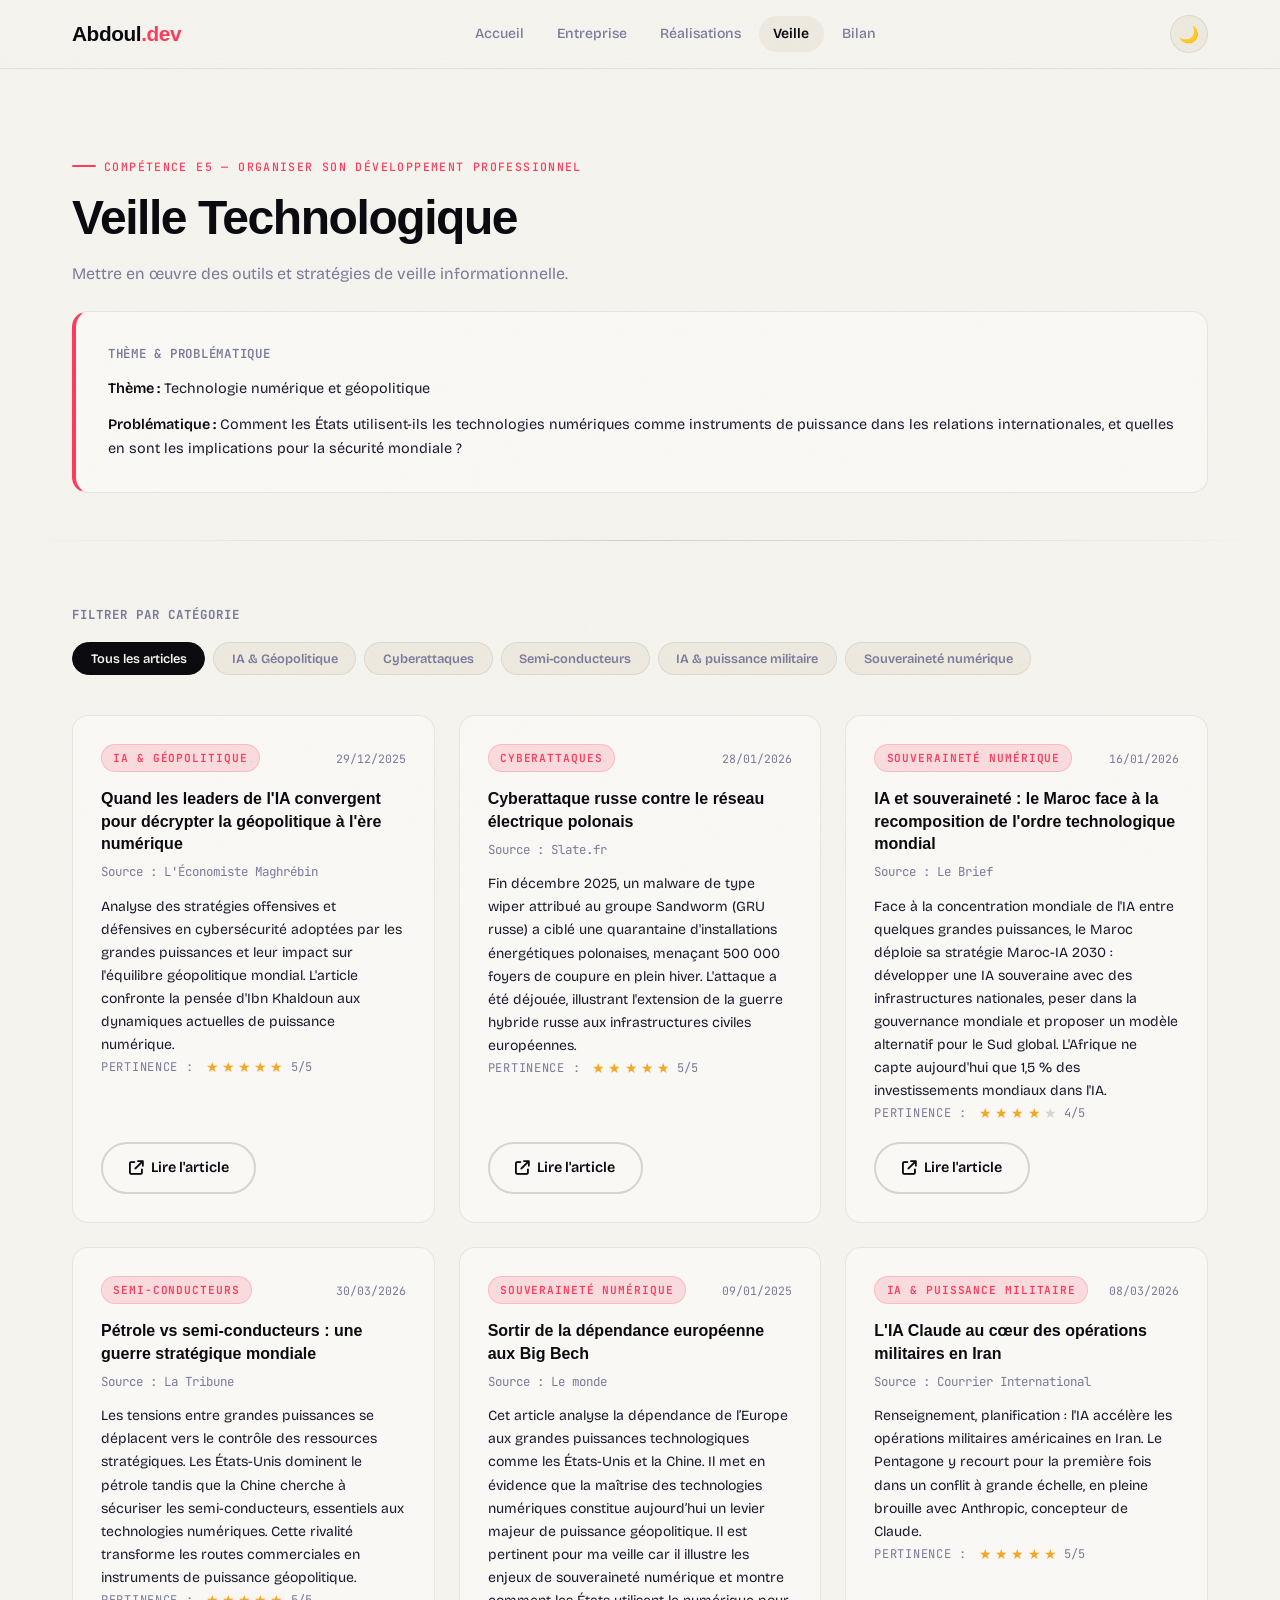
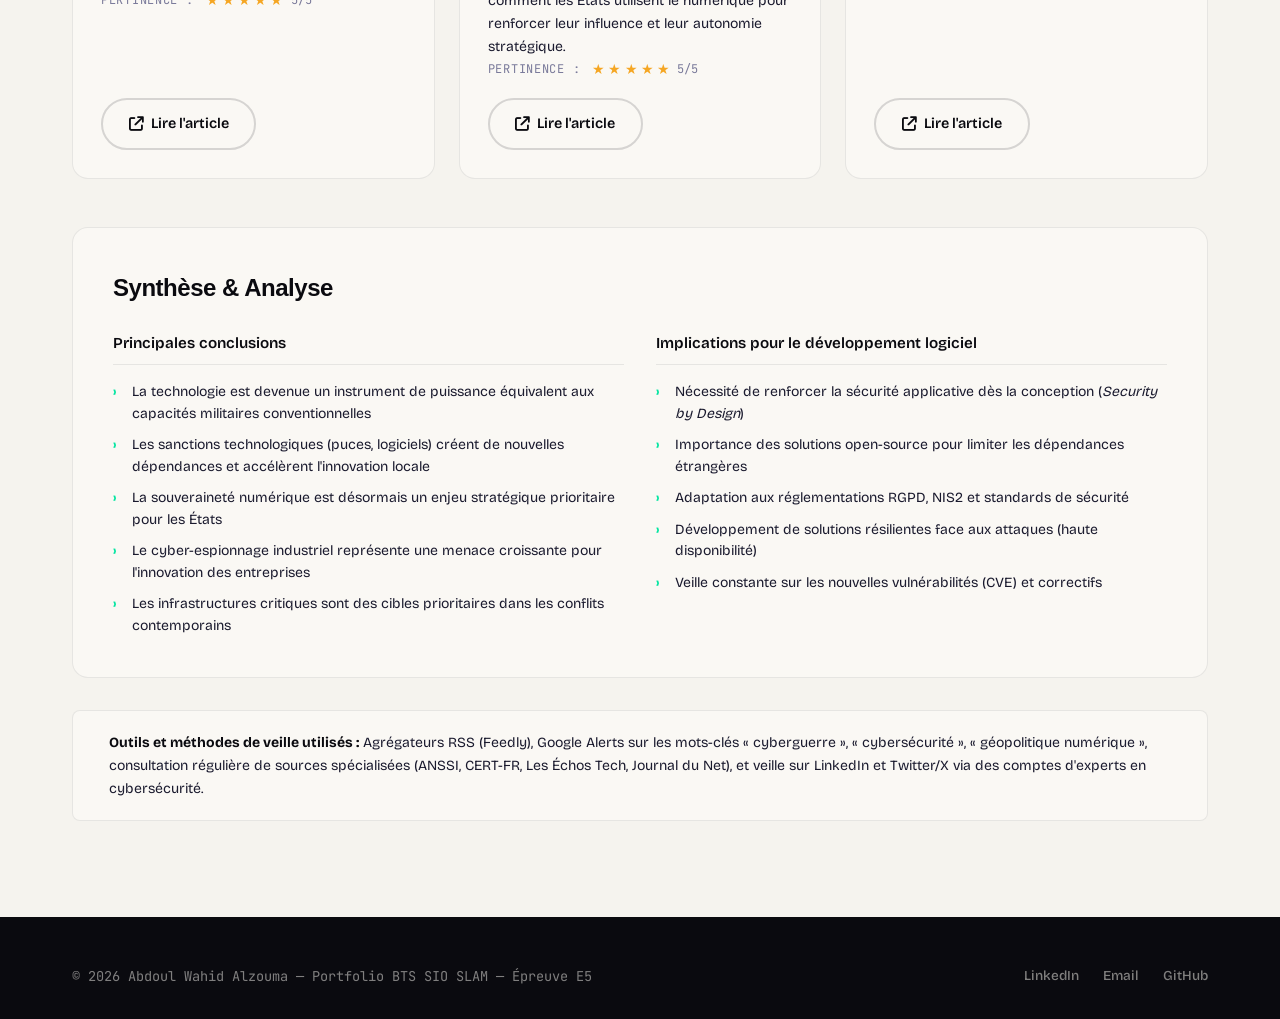
<file: Veille.html>
<!DOCTYPE html>
<html lang="fr">
<head>
  <meta charset="UTF-8">
  <meta name="viewport" content="width=device-width, initial-scale=1, viewport-fit=cover">
  <title>Veille Technologique — Portfolio BTS SIO SLAM</title>
  <link rel="stylesheet" href="style.css">
  <link rel="stylesheet" href="https://cdnjs.cloudflare.com/ajax/libs/font-awesome/6.5.0/css/all.min.css">
</head>
<body>
  <header class="navbar">
    <div class="container nav-inner">
      <a href="index.html" class="logo">Abdoul<span class="accent">.dev</span></a>
      <nav class="nav-links">
        <a href="index.html">Accueil</a>
        <a href="Entreprise.html">Entreprise</a>
        <a href="Réalisations.html">Réalisations</a>
        <a href="Veille.html" class="active">Veille</a>
        <a href="Bilan.html">Bilan</a>
      </nav>
      <div class="nav-right">
        <button class="mobile-menu-btn" id="menuBtn">☰</button>
        <button class="btn-icon" id="themeToggle" title="Basculer thème">🌙</button>
      </div>
    </div>
  </header>
  <div class="nav-overlay" id="navOverlay"></div>
  <nav class="mobile-nav" id="mobileNav">
    <div class="mobile-nav-header">
      <span class="logo">Abdoul<span class="accent">.dev</span></span>
      <button class="mobile-nav-close" id="navClose">✕</button>
    </div>
    <a href="index.html">Accueil</a>
    <a href="Entreprise.html">Entreprise</a>
    <a href="Réalisations.html">Réalisations</a>
    <a href="Veille.html" class="active">Veille</a>
    <a href="Bilan.html">Bilan</a>
  </nav>

  <main>
    <div class="page-header">
      <div class="container">
        <div class="section-label">Compétence E5 — Organiser son développement professionnel</div>
        <h1 class="section-title">Veille Technologique</h1>
        <p class="section-subtitle">Mettre en œuvre des outils et stratégies de veille informationnelle.</p>
        <div class="veille-description reveal">
          <h2>Thème & Problématique</h2>
          <p><strong>Thème :</strong> Technologie numérique et géopolitique</p>
          <p style="margin-top:0.75rem;"><strong>Problématique :</strong> Comment les États utilisent-ils les technologies numériques comme instruments de puissance dans les relations internationales, et quelles en sont les implications pour la sécurité mondiale ?</p>
        </div>
      </div>
    </div>

    <section class="veille-section">
      <div class="container">

        <!-- Filtres -->
        <div class="veille-filters">
          <h3>Filtrer par catégorie</h3>
          <div class="filter-buttons">
            <button class="filter-btn active" data-filter="all">Tous les articles</button>
            <button class="filter-btn" data-filter="IA & Géopolitique">IA & Géopolitique</button>
            <button class="filter-btn" data-filter="Cyberattaques">Cyberattaques</button>
            <button class="filter-btn" data-filter="Semi-conducteurs">Semi-conducteurs</button>
            <button class="filter-btn" data-filter="IA & puissance militaire">IA & puissance militaire</button>
            <button class="filter-btn" data-filter="Souveraineté numérique">Souveraineté numérique</button>
          </div>
        </div>

        <!-- Articles -->
        <div class="articles-grid">

          <article class="article-card reveal" data-category="IA & Géopolitique">
            <div class="article-header">
              <span class="article-category">IA & Géopolitique</span>
              <span class="article-date">29/12/2025</span>
            </div>
            <div class="article-body">
              <h3 class="article-title">Quand les leaders de l'IA convergent pour décrypter la géopolitique à l'ère numérique</h3>
              <p class="article-source">Source : L'Économiste Maghrébin</p>
              <p class="article-summary">Analyse des stratégies offensives et défensives en cybersécurité adoptées par les grandes puissances et leur impact sur l'équilibre géopolitique mondial. L'article confronte la pensée d'Ibn Khaldoun aux dynamiques actuelles de puissance numérique.</p>
              <div class="article-rating">
                <span class="rating-label">Pertinence :</span>
                <div class="rating-stars">
                  <span class="star filled">★</span><span class="star filled">★</span><span class="star filled">★</span><span class="star filled">★</span><span class="star filled">★</span>
                  <span class="rating-value">5/5</span>
                </div>
              </div>
            </div>
            <div class="article-footer">
              <a href="https://www.leconomistemaghrebin.com/2025/12/29/leaders-ia-geopolitique-ibn-khaldoun/" class="btn btn-outline" target="_blank"><i class="fa-solid fa-arrow-up-right-from-square"></i> Lire l'article</a>
            </div>
          </article>

   

<article class="article-card reveal" data-category="Cyberattaques">
  <div class="article-header">
    <span class="article-category">Cyberattaques</span>
    <span class="article-date">28/01/2026</span>
  </div>
  <div class="article-body">
    <h3 class="article-title">Cyberattaque russe contre le réseau électrique polonais</h3>
    <p class="article-source">Source : Slate.fr</p>
    <p class="article-summary">Fin décembre 2025, un malware de type wiper attribué au groupe Sandworm (GRU russe) a ciblé une quarantaine d'installations énergétiques polonaises, menaçant 500 000 foyers de coupure en plein hiver. L'attaque a été déjouée, illustrant l'extension de la guerre hybride russe aux infrastructures civiles européennes.</p>
    <div class="article-rating">
      <span class="rating-label">Pertinence :</span>
      <div class="rating-stars">
        <span class="star filled">★</span><span class="star filled">★</span><span class="star filled">★</span><span class="star filled">★</span><span class="star filled">★</span>
        <span class="rating-value">5/5</span>
      </div>
    </div>
  </div>
  <div class="article-footer">
    <a href="https://www.slate.fr/monde/cybertattaque-pologne-russie-infrastructure-energetique-guerre-hybrie-poutine-malware-virus-europe" class="btn btn-outline" target="_blank"><i class="fa-solid fa-arrow-up-right-from-square"></i> Lire l'article</a>
  </div>
</article>



         <article class="article-card reveal" data-category="Souveraineté numérique">
  <div class="article-header">
    <span class="article-category">Souveraineté numérique</span>
    <span class="article-date">16/01/2026</span>
  </div>
  <div class="article-body">
    <h3 class="article-title">IA et souveraineté : le Maroc face à la recomposition de l'ordre technologique mondial</h3>
    <p class="article-source">Source : Le Brief</p>
    <p class="article-summary">Face à la concentration mondiale de l'IA entre quelques grandes puissances, le Maroc déploie sa stratégie Maroc-IA 2030 : développer une IA souveraine avec des infrastructures nationales, peser dans la gouvernance mondiale et proposer un modèle alternatif pour le Sud global. L'Afrique ne capte aujourd'hui que 1,5 % des investissements mondiaux dans l'IA.</p>
    <div class="article-rating">
      <span class="rating-label">Pertinence :</span>
      <div class="rating-stars">
        <span class="star filled">★</span><span class="star filled">★</span><span class="star filled">★</span><span class="star filled">★</span><span class="star">★</span>
        <span class="rating-value">4/5</span>
      </div>
    </div>
  </div>
  <div class="article-footer">
    <a href="https://www.lebrief.ma/ia-et-souverainete-le-maroc-face-a-la-recomposition-de-lordre-technologique-mondial-100137930/" class="btn btn-outline" target="_blank"><i class="fa-solid fa-arrow-up-right-from-square"></i> Lire l'article</a>
  </div>
</article>

<article class="article-card reveal" data-category="Semi-conducteurs">
  <div class="article-header">
    <span class="article-category">Semi-conducteurs</span>
    <span class="article-date">30/03/2026</span>
  </div>
  <div class="article-body">
    <h3 class="article-title">Pétrole vs semi-conducteurs : une guerre stratégique mondiale</h3>
    <p class="article-source">Source : La Tribune</p>
    <p class="article-summary">
      Les tensions entre grandes puissances se déplacent vers le contrôle des ressources stratégiques. 
      Les États-Unis dominent le pétrole tandis que la Chine cherche à sécuriser les semi-conducteurs, essentiels aux technologies numériques. 
      Cette rivalité transforme les routes commerciales en instruments de puissance géopolitique.
    </p>
    <div class="article-rating">
      <span class="rating-label">Pertinence :</span>
      <div class="rating-stars">
        <span class="star filled">★</span><span class="star filled">★</span><span class="star filled">★</span><span class="star filled">★</span><span class="star filled">★</span>
        <span class="rating-value">5/5</span>
      </div>
    </div>
  </div>
  <div class="article-footer">
    <a href="https://www.latribune.fr/article/idees/2398640346065414/opinion-petrole-contre-semi-conducteurs-la-vraie-guerre-du-siecle-se-joue-sur-les-routes-commerciales" class="btn btn-outline" target="_blank">
      <i class="fa-solid fa-arrow-up-right-from-square"></i> Lire l'article
    </a>
  </div>
</article>

          <article class="article-card reveal" data-category="Souveraineté numérique">
            <div class="article-header">
              <span class="article-category">Souveraineté numérique</span>
              <span class="article-date">09/01/2025</span>
            </div>
            <div class="article-body">
              <h3 class="article-title">Sortir de la dépendance européenne aux Big Bech</h3>
              <p class="article-source">Source : Le monde</p>
              <p class="article-summary">Cet article analyse la dépendance de l’Europe aux grandes puissances technologiques comme les États-Unis et la Chine. Il met en évidence que la maîtrise des technologies numériques constitue aujourd’hui un levier majeur de puissance géopolitique.

Il est pertinent pour ma veille car il illustre les enjeux de souveraineté numérique et montre comment les États utilisent le numérique pour renforcer leur influence et leur autonomie stratégique.</p>
              <div class="article-rating">
                <span class="rating-label">Pertinence :</span>
                <div class="rating-stars">
                  <span class="star filled">★</span><span class="star filled">★</span><span class="star filled">★</span><span class="star filled">★</span><span class="star filled">★</span>
                  <span class="rating-value">5/5</span>
                </div>
              </div>
            </div>
            <div class="article-footer">
              <a href="https://www.lemonde.fr/idees/article/2025/01/09/pour-sortir-de-la-dependance-europeenne-aux-big-tech-il-faut-une-politique-numerique-non-alignee_6489676_3232.html" class="btn btn-outline" target="_blank"><i class="fa-solid fa-arrow-up-right-from-square"></i> Lire l'article</a>
            </div>
          </article>

          <article class="article-card reveal" data-category="IA & puissance militaire">
            <div class="article-header">
              <span class="article-category">IA & puissance militaire</span>
              <span class="article-date">08/03/2026</span>
            </div>
            <div class="article-body">
              <h3 class="article-title">L'IA Claude au cœur des opérations militaires en Iran</h3>
              <p class="article-source">Source : Courrier International</p>
              <p class="article-summary">Renseignement, planification : l'IA accélère les opérations militaires américaines en Iran. Le Pentagone y recourt pour la première fois dans un conflit à grande échelle, en pleine brouille avec Anthropic, concepteur de Claude.</p>
              <div class="article-rating">
                <span class="rating-label">Pertinence :</span>
                <div class="rating-stars">
                  <span class="star filled">★</span><span class="star filled">★</span><span class="star filled">★</span><span class="star filled">★</span><span class="star filled">★</span>
                  <span class="rating-value">5/5</span>
                </div>
              </div>
            </div>
            <div class="article-footer">
              <a href="https://www.courrierinternational.com/article/technologie-en-iran-l-ia-claude-au-c-ur-de-la-guerre_241458" class="btn btn-outline" target="_blank"><i class="fa-solid fa-arrow-up-right-from-square"></i> Lire l'article</a>
            </div>
          </article>

        </div>

        <!-- Synthèse -->
        <div class="veille-synthesis reveal">
          <h2>Synthèse & Analyse</h2>
          <div class="synthesis-content">
            <div>
              <h3>Principales conclusions</h3>
              <ul>
                <li>La technologie est devenue un instrument de puissance équivalent aux capacités militaires conventionnelles</li>
                <li>Les sanctions technologiques (puces, logiciels) créent de nouvelles dépendances et accélèrent l'innovation locale</li>
                <li>La souveraineté numérique est désormais un enjeu stratégique prioritaire pour les États</li>
                <li>Le cyber-espionnage industriel représente une menace croissante pour l'innovation des entreprises</li>
                <li>Les infrastructures critiques sont des cibles prioritaires dans les conflits contemporains</li>
              </ul>
            </div>
            <div>
              <h3>Implications pour le développement logiciel</h3>
              <ul>
                <li>Nécessité de renforcer la sécurité applicative dès la conception (<em>Security by Design</em>)</li>
                <li>Importance des solutions open-source pour limiter les dépendances étrangères</li>
                <li>Adaptation aux réglementations RGPD, NIS2 et standards de sécurité</li>
                <li>Développement de solutions résilientes face aux attaques (haute disponibilité)</li>
                <li>Veille constante sur les nouvelles vulnérabilités (CVE) et correctifs</li>
              </ul>
            </div>
          </div>
        </div>

        <!-- Outils -->
        <div class="bts-notice reveal">
          <span class="notice-icon"></span>
          <div>
            <strong>Outils et méthodes de veille utilisés :</strong>
            Agrégateurs RSS (Feedly), Google Alerts sur les mots-clés « cyberguerre », « cybersécurité », « géopolitique numérique », consultation régulière de sources spécialisées (ANSSI, CERT-FR, Les Échos Tech, Journal du Net), et veille sur LinkedIn et Twitter/X via des comptes d'experts en cybersécurité.
          </div>
        </div>

      </div>
    </section>
  </main>

  <footer class="site-footer">
    <div class="container footer-grid">
      <p>© 2026 Abdoul Wahid Alzouma — Portfolio BTS SIO SLAM — Épreuve E5</p>
      <div class="footer-links">
        <a href="https://linkedin.com/in/alzouma-zourkaleyni-9886a1342" target="_blank">LinkedIn</a>
        <a href="mailto:zourkaleynialzouma09@gmail.com">Email</a>
        <a href="https://github.com/zourkaleynialzouma09-code" target="_blank">GitHub</a>
      </div>
    </div>
  </footer>

  <script src="script.js"></script>
</body>
</html>
</file>
<file: style.css>
/* ===== FONTS ===== */
@import url('https://fonts.googleapis.com/css2?family=Clash+Display:wght@400;500;600;700&family=Bricolage+Grotesque:opsz,wght@12..96,300;12..96,400;12..96,500;12..96,600&display=swap');
@import url('https://fonts.googleapis.com/css2?family=JetBrains+Mono:wght@300;400;500&display=swap');

/* ===== VARIABLES ===== */
:root {
  --ink: #0a0a0f;
  --ink-mid: #1a1a2e;
  --ink-soft: #2d2d4e;
  --paper: #f5f3ee;
  --paper-warm: #ede9df;
  --paper-card: #faf8f4;
  --electric: #ff3b5c;
  --electric-glow: rgba(255,59,92,0.15);
  --neon: #00e5a0;
  --neon-glow: rgba(0,229,160,0.12);
  --gold: #f5a623;
  --muted: #7a7a9a;
  --border: rgba(10,10,15,0.08);
  --border-strong: rgba(10,10,15,0.15);
  --shadow-sm: 0 2px 8px rgba(10,10,15,0.06);
  --shadow: 0 8px 32px rgba(10,10,15,0.10);
  --shadow-lg: 0 24px 64px rgba(10,10,15,0.14);
  --r: 16px;
  --r-sm: 8px;
  --r-lg: 24px;
  --t: 0.3s cubic-bezier(0.4,0,0.2,1);
  --font-display: 'Clash Display', sans-serif;
  --font-body: 'Bricolage Grotesque', sans-serif;
  --font-mono: 'JetBrains Mono', monospace;
}

[data-theme="dark"] {
  --ink: #f0eee8;
  --ink-mid: #c8c4bc;
  --ink-soft: #9e9a94;
  --paper: #0d0d12;
  --paper-warm: #12121a;
  --paper-card: #17171f;
  --electric: #ff3b5c;
  --neon: #00e5a0;
  --muted: #6b6b88;
  --border: rgba(240,238,232,0.07);
  --border-strong: rgba(240,238,232,0.12);
  --shadow-sm: 0 2px 8px rgba(0,0,0,0.3);
  --shadow: 0 8px 32px rgba(0,0,0,0.4);
  --shadow-lg: 0 24px 64px rgba(0,0,0,0.5);
}

/* ===== RESET ===== */
*, *::before, *::after { box-sizing: border-box; margin: 0; padding: 0; }
html { scroll-behavior: smooth; font-size: 16px; }
body {
  font-family: var(--font-body);
  background: var(--paper);
  color: var(--ink);
  line-height: 1.65;
  transition: background var(--t), color var(--t);
  overflow-x: hidden;
}
a { color: inherit; text-decoration: none; }
img { max-width: 100%; display: block; }
button { cursor: pointer; border: none; background: none; font-family: inherit; }

/* ===== LAYOUT ===== */
.container { max-width: 1200px; margin: 0 auto; padding: 0 2rem; }
.section { padding: 6rem 0; }
.section-sm { padding: 3rem 0; }

/* ===== GRAIN OVERLAY ===== */
body::after {
  content: '';
  position: fixed;
  inset: 0;
  background-image: url("data:image/svg+xml,%3Csvg viewBox='0 0 256 256' xmlns='http://www.w3.org/2000/svg'%3E%3Cfilter id='noise'%3E%3CfeTurbulence type='fractalNoise' baseFrequency='0.9' numOctaves='4' stitchTiles='stitch'/%3E%3C/filter%3E%3Crect width='100%25' height='100%25' filter='url(%23noise)' opacity='0.03'/%3E%3C/svg%3E");
  pointer-events: none;
  z-index: 9999;
  opacity: 0.4;
}

/* ===== NAV ===== */
.navbar {
  position: sticky;
  top: 0;
  z-index: 100;
  background: rgba(245,243,238,0.85);
  backdrop-filter: blur(20px);
  -webkit-backdrop-filter: blur(20px);
  border-bottom: 1px solid var(--border);
  transition: background var(--t);
}
[data-theme="dark"] .navbar {
  background: rgba(13,13,18,0.85);
}
.nav-inner {
  display: flex;
  align-items: center;
  justify-content: space-between;
  height: 68px;
  gap: 2rem;
}
.logo {
  font-family: var(--font-display);
  font-size: 1.3rem;
  font-weight: 700;
  letter-spacing: -0.02em;
  white-space: nowrap;
}
.logo .accent { color: var(--electric); }
.nav-links {
  display: flex;
  align-items: center;
  gap: 0.25rem;
}
.nav-links a {
  font-size: 0.875rem;
  font-weight: 500;
  padding: 0.4rem 0.9rem;
  border-radius: 50px;
  transition: background var(--t), color var(--t);
  color: var(--muted);
}
.nav-links a:hover { color: var(--ink); background: var(--paper-warm); }
.nav-links a.active {
  color: var(--ink);
  background: var(--paper-warm);
  font-weight: 600;
}
.nav-right { display: flex; align-items: center; gap: 0.5rem; }
.btn-icon {
  width: 38px; height: 38px;
  border-radius: 50%;
  background: var(--paper-warm);
  border: 1px solid var(--border);
  font-size: 1rem;
  transition: var(--t);
  display: flex; align-items: center; justify-content: center;
}
.btn-icon:hover { transform: scale(1.1); background: var(--electric-glow); border-color: var(--electric); }
.mobile-menu-btn {
  display: none;
  width: 38px; height: 38px;
  border-radius: var(--r-sm);
  background: var(--paper-warm);
  font-size: 1.1rem;
  align-items: center; justify-content: center;
}

/* ===== HERO ===== */
.hero {
  min-height: 92vh;
  display: flex;
  align-items: center;
  position: relative;
  overflow: hidden;
}
.hero-bg-grid {
  position: absolute;
  inset: 0;
  background-image: 
    linear-gradient(var(--border) 1px, transparent 1px),
    linear-gradient(90deg, var(--border) 1px, transparent 1px);
  background-size: 60px 60px;
  mask-image: radial-gradient(ellipse 80% 80% at 50% 50%, black 30%, transparent 100%);
}
.hero-blob {
  position: absolute;
  border-radius: 50%;
  filter: blur(80px);
  opacity: 0.5;
  pointer-events: none;
}
.blob-1 {
  width: 500px; height: 500px;
  background: radial-gradient(circle, rgba(255,59,92,0.2) 0%, transparent 70%);
  top: -100px; right: -100px;
  animation: float 8s ease-in-out infinite;
}
.blob-2 {
  width: 400px; height: 400px;
  background: radial-gradient(circle, rgba(0,229,160,0.15) 0%, transparent 70%);
  bottom: -80px; left: 10%;
  animation: float 10s ease-in-out infinite reverse;
}
@keyframes float {
  0%,100% { transform: translate(0,0) rotate(0deg); }
  33% { transform: translate(15px,-20px) rotate(3deg); }
  66% { transform: translate(-10px,10px) rotate(-2deg); }
}
.hero-inner {
  display: grid;
  grid-template-columns: 1fr auto;
  align-items: center;
  gap: 4rem;
  padding: 5rem 0;
  position: relative;
  z-index: 1;
}
.hero-badge {
  display: inline-flex;
  align-items: center;
  gap: 0.5rem;
  padding: 0.35rem 1rem;
  background: var(--paper-warm);
  border: 1px solid var(--border-strong);
  border-radius: 50px;
  font-size: 0.78rem;
  font-weight: 600;
  font-family: var(--font-mono);
  letter-spacing: 0.05em;
  text-transform: uppercase;
  color: var(--muted);
  margin-bottom: 1.5rem;
}
.hero-badge .dot {
  width: 7px; height: 7px;
  border-radius: 50%;
  background: var(--neon);
  box-shadow: 0 0 8px var(--neon);
  animation: pulse 2s ease-in-out infinite;
}
@keyframes pulse { 0%,100% { opacity: 1; transform: scale(1); } 50% { opacity: 0.6; transform: scale(0.85); } }
.hero-title {
  font-family: var(--font-display);
  font-size: clamp(2.8rem, 6vw, 5.5rem);
  font-weight: 700;
  line-height: 1.05;
  letter-spacing: -0.03em;
  margin-bottom: 1.5rem;
}
.hero-title .name {
  position: relative;
  display: inline-block;
  color: var(--electric);
}
.hero-title .name::after {
  content: '';
  position: absolute;
  bottom: -4px; left: 0; right: 0;
  height: 4px;
  background: linear-gradient(90deg, var(--electric), transparent);
  border-radius: 2px;
}
.hero-subtitle {
  font-size: 1.05rem;
  color: var(--muted);
  margin-bottom: 0.75rem;
  font-weight: 500;
}
.hero-subtitle strong { color: var(--ink); font-weight: 600; }
.hero-lead {
  font-size: 1.05rem;
  color: var(--ink-mid);
  max-width: 540px;
  line-height: 1.75;
  margin-bottom: 2.5rem;
}
.hero-ctas {
  display: flex;
  flex-wrap: wrap;
  gap: 0.75rem;
  margin-bottom: 3rem;
}

/* ===== BUTTONS ===== */
.btn {
  display: inline-flex;
  align-items: center;
  gap: 0.5rem;
  padding: 0.75rem 1.6rem;
  border-radius: 50px;
  font-weight: 600;
  font-size: 0.9rem;
  transition: var(--t);
  white-space: nowrap;
}
.btn-primary {
  background: var(--ink);
  color: var(--paper);
  border: 2px solid var(--ink);
}
.btn-primary:hover {
  background: var(--electric);
  border-color: var(--electric);
  transform: translateY(-2px);
  box-shadow: 0 8px 24px rgba(255,59,92,0.3);
}
.btn-outline {
  background: transparent;
  color: var(--ink);
  border: 2px solid var(--border-strong);
}
.btn-outline:hover {
  border-color: var(--ink);
  background: var(--paper-warm);
  transform: translateY(-2px);
}
.btn-ghost {
  background: transparent;
  color: var(--muted);
  border: 2px solid transparent;
  padding: 0.6rem 1rem;
}
.btn-ghost:hover { color: var(--electric); }

/* ===== QUICK STATS ===== */
.quick-stats {
  display: flex;
  flex-direction: column;
  gap: 0.75rem;
  list-style: none;
  padding: 1.5rem;
  background: var(--paper-card);
  border: 1px solid var(--border);
  border-radius: var(--r);
  max-width: 480px;
}
.quick-stats li {
  display: flex;
  align-items: baseline;
  gap: 0.75rem;
  font-size: 0.9rem;
}
.quick-stats li strong {
  min-width: 120px;
  font-family: var(--font-mono);
  font-size: 0.75rem;
  font-weight: 500;
  text-transform: uppercase;
  letter-spacing: 0.08em;
  color: var(--muted);
}
.quick-stats li span { color: var(--ink-mid); line-height: 1.4; }

/* ===== HERO CARD ===== */
.hero-card {
  width: 300px;
  flex-shrink: 0;
  background: var(--paper-card);
  border: 1px solid var(--border-strong);
  border-radius: var(--r-lg);
  overflow: hidden;
  box-shadow: var(--shadow-lg);
  transition: var(--t);
}
.hero-card:hover { transform: translateY(-6px) rotate(-1deg); box-shadow: 0 32px 80px rgba(10,10,15,0.18); }
.profile {
  width: 100%;
  height: 240px;
  object-fit: cover;
  background: linear-gradient(135deg, var(--paper-warm) 0%, var(--border) 100%);
}
.profile-placeholder {
  width: 100%;
  height: 240px;
  background: linear-gradient(135deg, #1a1a2e 0%, #2d2d4e 50%, #ff3b5c22 100%);
  display: flex; align-items: center; justify-content: center;
  font-size: 5rem;
}
.card-body { padding: 1.5rem; }
.card-body h3 {
  font-family: var(--font-display);
  font-size: 1.1rem;
  font-weight: 600;
  margin-bottom: 0.5rem;
}
.card-body p { font-size: 0.875rem; color: var(--muted); line-height: 1.6; margin-bottom: 1rem; }
.card-links { display: flex; gap: 0.5rem; flex-wrap: wrap; }
.card-links a {
  font-size: 0.78rem;
  font-weight: 600;
  padding: 0.4rem 0.9rem;
  border-radius: 50px;
  background: var(--paper-warm);
  border: 1px solid var(--border);
  transition: var(--t);
}
.card-links a:hover { background: var(--electric); color: white; border-color: var(--electric); }

/* ===== MARQUEE ===== */
.marquee-section {
  padding: 1.5rem 0;
  background: var(--ink);
  overflow: hidden;
  border-top: 1px solid var(--border);
  border-bottom: 1px solid var(--border);
}
.marquee-track {
  display: flex;
  animation: marquee 30s linear infinite;
  width: max-content;
}
.marquee-item {
  display: flex;
  align-items: center;
  gap: 1.5rem;
  padding: 0 2.5rem;
  font-family: var(--font-display);
  font-size: 0.85rem;
  font-weight: 600;
  letter-spacing: 0.1em;
  text-transform: uppercase;
  color: rgba(245,243,238,0.5);
  white-space: nowrap;
}
.marquee-item .dot { color: var(--electric); font-size: 1.2rem; }
@keyframes marquee { 0% { transform: translateX(0); } 100% { transform: translateX(-50%); } }

/* ===== PREVIEW CARDS ===== */
.preview { padding: 5rem 0; }
.preview-header {
  display: flex;
  align-items: baseline;
  justify-content: space-between;
  margin-bottom: 3rem;
}
.preview-header h2 {
  font-family: var(--font-display);
  font-size: clamp(1.8rem, 3vw, 2.5rem);
  font-weight: 700;
  letter-spacing: -0.02em;
}
.preview-grid {
  display: grid;
  grid-template-columns: repeat(2, 1fr);
  gap: 1.5rem;
}
.preview-card {
  background: var(--paper-card);
  border: 1px solid var(--border);
  border-radius: var(--r);
  padding: 2rem;
  transition: var(--t);
  position: relative;
  overflow: hidden;
}
.preview-card::before {
  content: '';
  position: absolute;
  top: 0; left: 0;
  width: 3px; height: 0;
  background: var(--electric);
  transition: height var(--t);
}
.preview-card:hover::before { height: 100%; }
.preview-card:hover { transform: translateY(-4px); box-shadow: var(--shadow); border-color: var(--border-strong); }
.preview-card h4 {
  font-family: var(--font-display);
  font-size: 1.05rem;
  font-weight: 600;
  margin-bottom: 0.75rem;
  letter-spacing: -0.01em;
}
.preview-card p { font-size: 0.9rem; color: var(--muted); line-height: 1.6; }
.preview-card p + p { margin-top: 0.5rem; }
.card-icon {
  width: 44px; height: 44px;
  border-radius: var(--r-sm);
  background: var(--paper-warm);
  border: 1px solid var(--border);
  display: flex; align-items: center; justify-content: center;
  font-size: 1.25rem;
  margin-bottom: 1rem;
}

/* ===== SECTION HEADERS ===== */
.section-label {
  display: inline-flex;
  align-items: center;
  gap: 0.5rem;
  font-family: var(--font-mono);
  font-size: 0.72rem;
  font-weight: 500;
  text-transform: uppercase;
  letter-spacing: 0.12em;
  color: var(--electric);
  margin-bottom: 1rem;
}
.section-label::before {
  content: '';
  display: block;
  width: 24px; height: 2px;
  background: var(--electric);
  border-radius: 1px;
}
.section-title {
  font-family: var(--font-display);
  font-size: clamp(2rem, 4vw, 3rem);
  font-weight: 700;
  letter-spacing: -0.03em;
  margin-bottom: 1rem;
  line-height: 1.1;
}
.section-subtitle { font-size: 1rem; color: var(--muted); max-width: 560px; line-height: 1.7; }

/* ===== PAGE HEADER ===== */
.page-header {
  padding: 5rem 0 3rem;
  position: relative;
  overflow: hidden;
}
.page-header::after {
  content: '';
  position: absolute;
  bottom: 0; left: 0; right: 0;
  height: 1px;
  background: linear-gradient(90deg, transparent, var(--border-strong), transparent);
}

/* ===== PROJECTS ===== */
.projects-section { padding: 4rem 0 6rem; }
.projects-filter {
  display: flex;
  flex-wrap: wrap;
  gap: 0.5rem;
  margin-bottom: 3rem;
}
.filter-btn {
  font-size: 0.8rem;
  font-weight: 600;
  padding: 0.5rem 1.1rem;
  border-radius: 50px;
  background: var(--paper-warm);
  border: 1px solid var(--border);
  color: var(--muted);
  transition: var(--t);
}
.filter-btn:hover, .filter-btn.active {
  background: var(--ink);
  color: var(--paper);
  border-color: var(--ink);
}

/* Table synthèse */
.tableau-section { padding: 3rem 0; }
.tableau-section h2 {
  font-family: var(--font-display);
  font-size: 1.5rem;
  font-weight: 700;
  margin-bottom: 0.5rem;
}
.tableau-section p { font-size: 0.85rem; color: var(--muted); margin-bottom: 2rem; }
.tableau-wrapper {
  overflow-x: auto;
  border-radius: var(--r);
  border: 1px solid var(--border);
}
.tableau-synthese {
  width: 100%;
  border-collapse: collapse;
  font-size: 0.875rem;
}
.tableau-synthese thead {
  background: var(--ink);
  color: var(--paper);
}
.tableau-synthese th {
  padding: 1rem 1.25rem;
  text-align: left;
  font-family: var(--font-mono);
  font-size: 0.72rem;
  text-transform: uppercase;
  letter-spacing: 0.08em;
  font-weight: 500;
  white-space: nowrap;
}
.tableau-synthese td {
  padding: 1rem 1.25rem;
  border-bottom: 1px solid var(--border);
  vertical-align: top;
  line-height: 1.5;
}
.tableau-synthese tbody tr:last-child td { border-bottom: none; }
.tableau-synthese tbody tr { background: var(--paper-card); transition: background var(--t); }
.tableau-synthese tbody tr:nth-child(even) { background: var(--paper); }
.tableau-synthese tbody tr:hover { background: var(--paper-warm); }
.projet-title { font-weight: 600; color: var(--ink); }
.periode {
  font-family: var(--font-mono);
  font-size: 0.78rem;
  color: var(--muted);
}
.comp-badge {
  display: inline-block;
  font-size: 0.7rem;
  padding: 0.2rem 0.6rem;
  background: var(--electric-glow);
  color: var(--electric);
  border-radius: 50px;
  margin: 0.15rem 0.1rem;
  font-weight: 600;
  border: 1px solid rgba(255,59,92,0.2);
}

/* Projects grid */
.projects-grid {
  display: grid;
  grid-template-columns: repeat(auto-fill, minmax(340px, 1fr));
  gap: 1.5rem;
}
.project {
  background: var(--paper-card);
  border: 1px solid var(--border);
  border-radius: var(--r);
  overflow: hidden;
  transition: var(--t);
  display: flex;
  flex-direction: column;
}
.project:hover { transform: translateY(-4px); box-shadow: var(--shadow); border-color: var(--border-strong); }
.project-header { position: relative; }
.project-thumb {
  width: 100%;
  height: 180px;
  object-fit: cover;
  background: linear-gradient(135deg, var(--paper-warm), var(--ink) 200%);
}
.project-thumb-placeholder {
  width: 100%;
  height: 180px;
  display: flex;
  align-items: center;
  justify-content: center;
  font-size: 3rem;
}
.project-meta {
  position: absolute;
  bottom: 0.75rem; left: 0.75rem;
  display: flex;
  flex-wrap: wrap;
  gap: 0.4rem;
}
.meta-item {
  font-size: 0.72rem;
  font-weight: 500;
  padding: 0.25rem 0.6rem;
  background: rgba(10,10,15,0.7);
  color: rgba(245,243,238,0.9);
  border-radius: 50px;
  backdrop-filter: blur(4px);
  display: flex;
  align-items: center;
  gap: 0.35rem;
}
.meta-item i { opacity: 0.7; }
.project-body { padding: 1.5rem; flex: 1; display: flex; flex-direction: column; }
.project-body h3 {
  font-family: var(--font-display);
  font-size: 1.1rem;
  font-weight: 600;
  margin-bottom: 0.5rem;
  letter-spacing: -0.01em;
}
.project-short-desc { font-size: 0.875rem; color: var(--muted); line-height: 1.65; margin-bottom: 1rem; flex: 1; }
.project-competences {
  font-size: 0.78rem;
  padding: 0.75rem;
  background: var(--paper-warm);
  border-radius: var(--r-sm);
  margin-bottom: 1rem;
  border: 1px solid var(--border);
}
.project-competences strong { display: block; color: var(--muted); font-family: var(--font-mono); font-size: 0.68rem; text-transform: uppercase; letter-spacing: 0.07em; margin-bottom: 0.4rem; }
.project-competences span { color: var(--ink-mid); line-height: 1.5; }
.project-tags {
  font-family: var(--font-mono);
  font-size: 0.72rem;
  color: var(--muted);
  margin-bottom: 1rem;
}
.project-actions { display: flex; gap: 0.5rem; }
.btn-more {
  display: flex; align-items: center; gap: 0.5rem;
  font-size: 0.82rem;
  font-weight: 600;
  padding: 0.6rem 1.2rem;
  border-radius: 50px;
  background: var(--paper-warm);
  border: 1px solid var(--border);
  color: var(--ink);
  transition: var(--t);
}
.btn-more:hover { background: var(--electric); color: white; border-color: var(--electric); }
.btn-more i { transition: transform var(--t); }
.project.expanded .btn-more i { transform: rotate(180deg); }

/* Project expanded details */
.project-summary {
  display: none;
  margin-bottom: 1rem;
  padding-top: 1rem;
  border-top: 1px solid var(--border);
}
.project.expanded .project-summary { display: block; }
.project-objective {
  font-size: 0.875rem;
  color: var(--ink-mid);
  line-height: 1.7;
  margin-bottom: 1rem;
  padding: 1rem;
  background: var(--neon-glow);
  border-left: 3px solid var(--neon);
  border-radius: 0 var(--r-sm) var(--r-sm) 0;
}
.project-objective strong { color: var(--ink); }
.project-detail-grid {
  display: grid;
  grid-template-columns: 1fr 1fr;
  gap: 0.75rem;
  margin-bottom: 1rem;
}
.detail-item {
  padding: 0.75rem;
  background: var(--paper-warm);
  border-radius: var(--r-sm);
  border: 1px solid var(--border);
}
.detail-label { display: block; font-size: 0.72rem; color: var(--muted); margin-bottom: 0.25rem; }
.detail-value { font-size: 0.82rem; font-weight: 500; color: var(--ink); line-height: 1.4; }
.project-bilan {
  font-size: 0.875rem;
  color: var(--muted);
  line-height: 1.7;
  padding: 1rem;
  background: var(--paper-warm);
  border-radius: var(--r-sm);
}
.project-bilan strong { color: var(--ink); }

/* Stats */
.projects-stats { padding: 4rem 0; background: var(--paper-warm); }
.stats-grid {
  display: grid;
  grid-template-columns: repeat(4, 1fr);
  gap: 1.5rem;
}
.stat-card {
  background: var(--paper-card);
  border: 1px solid var(--border);
  border-radius: var(--r);
  padding: 2rem;
  text-align: center;
  transition: var(--t);
}
.stat-card:hover { transform: translateY(-4px); box-shadow: var(--shadow); }
.stat-number {
  font-family: var(--font-display);
  font-size: 3rem;
  font-weight: 700;
  color: var(--electric);
  letter-spacing: -0.04em;
  line-height: 1;
  margin-bottom: 0.5rem;
}
.stat-label { font-size: 0.875rem; color: var(--muted); font-weight: 500; }

/* ===== BILAN ===== */
.bilan { padding: 4rem 0 6rem; }
.bilan-grid { display: grid; grid-template-columns: 1fr 1fr; gap: 1.5rem; margin-top: 3rem; }
.bilan-section {
  background: var(--paper-card);
  border: 1px solid var(--border);
  border-radius: var(--r);
  padding: 2rem;
}
.bilan-section.full-width { grid-column: span 2; }
.bilan-section h2 {
  font-family: var(--font-display);
  font-size: 1.2rem;
  font-weight: 600;
  margin-bottom: 1.25rem;
  letter-spacing: -0.01em;
  padding-bottom: 0.75rem;
  border-bottom: 1px solid var(--border);
}
.bilan-section ul { list-style: none; display: flex; flex-direction: column; gap: 0.6rem; }
.bilan-section ul li {
  font-size: 0.9rem;
  color: var(--ink-mid);
  padding-left: 1.25rem;
  position: relative;
  line-height: 1.6;
}
.bilan-section ul li::before {
  content: '›';
  position: absolute; left: 0;
  color: var(--electric);
  font-weight: 700;
}

/* Skill bars */
.skill-bars { display: flex; flex-direction: column; gap: 1rem; }
.skill-item {}
.skill-label { display: flex; justify-content: space-between; font-size: 0.875rem; font-weight: 500; margin-bottom: 0.5rem; }
.skill-label span:last-child { font-family: var(--font-mono); font-size: 0.75rem; color: var(--muted); }
.skill-bar-track { height: 6px; background: var(--border); border-radius: 3px; overflow: hidden; }
.skill-bar-fill {
  height: 100%;
  background: linear-gradient(90deg, var(--electric), var(--gold));
  border-radius: 3px;
  transform: scaleX(0);
  transform-origin: left;
  transition: transform 1.2s cubic-bezier(0.4,0,0.2,1);
}
.skill-bar-fill.animated { transform: scaleX(var(--target)); }

/* Identity */
.identity-grid { display: grid; grid-template-columns: 1fr 1fr; gap: 0.75rem; margin-top: 1rem; }
.identity-item {
  display: flex; align-items: center; gap: 0.75rem;
  padding: 1rem;
  background: var(--paper-warm);
  border: 1px solid var(--border);
  border-radius: var(--r-sm);
  transition: var(--t);
  font-size: 0.875rem;
}
.identity-item:hover { border-color: var(--electric); transform: translateY(-2px); box-shadow: var(--shadow-sm); }
.identity-item strong { display: block; font-size: 0.875rem; font-weight: 600; }
.identity-icon { font-size: 1.5rem; }

/* Timeline */
.objectifs-timeline { display: flex; flex-direction: column; gap: 1.25rem; }
.objectif-item {
  display: flex; gap: 1.25rem;
  padding: 1.25rem;
  background: var(--paper-warm);
  border-radius: var(--r-sm);
  border: 1px solid var(--border);
  transition: var(--t);
}
.objectif-item:hover { border-color: var(--electric); }
.objectif-num {
  width: 36px; height: 36px;
  border-radius: 50%;
  background: var(--electric);
  color: white;
  font-family: var(--font-display);
  font-weight: 700;
  font-size: 0.9rem;
  display: flex; align-items: center; justify-content: center;
  flex-shrink: 0;
}
.objectif-content h4 { font-size: 0.95rem; font-weight: 600; margin-bottom: 0.4rem; }
.objectif-content p { font-size: 0.85rem; color: var(--muted); line-height: 1.6; }

/* ===== VEILLE ===== */
.veille-section { padding: 4rem 0 6rem; }
.veille-intro { margin-bottom: 3rem; }
.veille-description {
  background: var(--paper-card);
  border: 1px solid var(--border);
  border-radius: var(--r);
  padding: 2rem;
  margin-top: 1.5rem;
  border-left: 4px solid var(--electric);
}
.veille-description h2 { font-size: 1rem; font-weight: 600; margin-bottom: 0.75rem; color: var(--muted); font-family: var(--font-mono); text-transform: uppercase; letter-spacing: 0.06em; font-size: 0.78rem; }
.veille-description p { font-size: 0.9rem; color: var(--ink-mid); line-height: 1.65; }
.veille-description strong { color: var(--ink); font-weight: 600; }
.veille-filters { margin-bottom: 2.5rem; }
.veille-filters h3 { font-size: 0.78rem; text-transform: uppercase; letter-spacing: 0.08em; color: var(--muted); font-family: var(--font-mono); margin-bottom: 1rem; }
.filter-buttons { display: flex; flex-wrap: wrap; gap: 0.5rem; }
.articles-grid {
  display: grid;
  grid-template-columns: repeat(auto-fill, minmax(320px, 1fr));
  gap: 1.5rem;
  margin-bottom: 3rem;
}
.article-card {
  background: var(--paper-card);
  border: 1px solid var(--border);
  border-radius: var(--r);
  padding: 1.75rem;
  display: flex;
  flex-direction: column;
  gap: 1rem;
  transition: var(--t);
}
.article-card:hover { transform: translateY(-4px); box-shadow: var(--shadow); border-color: var(--border-strong); }
.article-card[style*="display: none"] { display: none !important; }
.article-header { display: flex; align-items: center; justify-content: space-between; }
.article-category {
  font-family: var(--font-mono);
  font-size: 0.7rem;
  font-weight: 600;
  text-transform: uppercase;
  letter-spacing: 0.08em;
  padding: 0.25rem 0.7rem;
  background: var(--electric-glow);
  color: var(--electric);
  border-radius: 50px;
  border: 1px solid rgba(255,59,92,0.2);
}
.article-date { font-family: var(--font-mono); font-size: 0.72rem; color: var(--muted); }
.article-body { flex: 1; }
.article-title { font-size: 1rem; font-weight: 600; margin-bottom: 0.4rem; line-height: 1.4; font-family: var(--font-display); }
.article-source { font-size: 0.78rem; color: var(--muted); margin-bottom: 0.75rem; font-family: var(--font-mono); }
.article-summary { font-size: 0.875rem; color: var(--ink-mid); line-height: 1.65; }
.article-rating { display: flex; align-items: center; gap: 0.75rem; }
.rating-label { font-size: 0.75rem; color: var(--muted); font-family: var(--font-mono); text-transform: uppercase; letter-spacing: 0.06em; }
.rating-stars { display: flex; align-items: center; gap: 0.2rem; }
.star { color: var(--border-strong); font-size: 0.9rem; }
.star.filled { color: var(--gold); }
.rating-value { font-size: 0.75rem; color: var(--muted); margin-left: 0.25rem; font-family: var(--font-mono); }
.article-footer {}

/* Synthesis */
.veille-synthesis {
  background: var(--paper-card);
  border: 1px solid var(--border);
  border-radius: var(--r);
  padding: 2.5rem;
  margin-bottom: 2rem;
}
.veille-synthesis h2 {
  font-family: var(--font-display);
  font-size: 1.5rem;
  font-weight: 700;
  margin-bottom: 1.5rem;
  letter-spacing: -0.02em;
}
.synthesis-content { display: grid; grid-template-columns: 1fr 1fr; gap: 2rem; }
.synthesis-content h3 { font-size: 0.95rem; font-weight: 600; margin-bottom: 1rem; padding-bottom: 0.5rem; border-bottom: 1px solid var(--border); }
.synthesis-content ul { list-style: none; display: flex; flex-direction: column; gap: 0.6rem; }
.synthesis-content ul li { font-size: 0.875rem; color: var(--ink-mid); padding-left: 1.2rem; position: relative; line-height: 1.55; }
.synthesis-content ul li::before { content: '›'; position: absolute; left: 0; color: var(--neon); font-weight: 700; }

/* BTS notice */
.bts-notice {
  display: flex;
  align-items: flex-start;
  gap: 1rem;
  padding: 1.25rem;
  background: var(--paper-card);
  border: 1px solid var(--border);
  border-radius: var(--r-sm);
  font-size: 0.875rem;
  color: var(--ink-mid);
  line-height: 1.65;
}
.notice-icon { font-size: 1.25rem; flex-shrink: 0; margin-top: 0.1rem; }
.bts-notice strong { color: var(--ink); }

/* ===== ENTREPRISE ===== */
.entreprise-section { padding: 4rem 0 6rem; }
.entreprises-grid { display: grid; grid-template-columns: 1fr 1fr; gap: 2rem; margin-top: 2rem; }
.entreprise-card {
  background: var(--paper-card);
  border: 1px solid var(--border);
  border-radius: var(--r);
  padding: 2rem;
  transition: var(--t);
}
.entreprise-card:hover { transform: translateY(-4px); box-shadow: var(--shadow); }
.entreprise-tag {
  display: inline-flex;
  padding: 0.3rem 0.8rem;
  border-radius: 50px;
  font-size: 0.72rem;
  font-weight: 600;
  font-family: var(--font-mono);
  text-transform: uppercase;
  letter-spacing: 0.07em;
  margin-bottom: 1rem;
}
.tag-stage { background: var(--electric-glow); color: var(--electric); border: 1px solid rgba(255,59,92,0.2); }
.tag-dev { background: var(--neon-glow); color: var(--neon); border: 1px solid rgba(0,229,160,0.2); }
.entreprise-card h3 { font-family: var(--font-display); font-size: 1.3rem; font-weight: 700; margin-bottom: 0.25rem; }
.entreprise-card .location { font-size: 0.82rem; color: var(--muted); margin-bottom: 1.25rem; font-family: var(--font-mono); }
.entreprise-card p { font-size: 0.9rem; color: var(--ink-mid); line-height: 1.7; margin-bottom: 1rem; }
.entreprise-card p:last-child { margin-bottom: 0; }
.missions-list { list-style: none; display: flex; flex-direction: column; gap: 0.5rem; margin: 1rem 0; }
.missions-list li { font-size: 0.875rem; color: var(--ink-mid); padding-left: 1.2rem; position: relative; line-height: 1.5; }
.missions-list li::before { content: '—'; position: absolute; left: 0; color: var(--electric); font-weight: 700; }
.tech-stack { display: flex; flex-wrap: wrap; gap: 0.4rem; margin-top: 1.25rem; padding-top: 1.25rem; border-top: 1px solid var(--border); }
.tech-badge { font-size: 0.72rem; padding: 0.25rem 0.65rem; background: var(--paper-warm); border: 1px solid var(--border); border-radius: 50px; color: var(--muted); font-family: var(--font-mono); font-weight: 500; }

/* ===== FOOTER ===== */
.site-footer {
  background: var(--ink);
  color: var(--paper);
  padding: 3rem 0 2rem;
}
.footer-grid {
  display: flex;
  align-items: center;
  justify-content: space-between;
  gap: 2rem;
}
.footer-grid p {
  font-size: 0.85rem;
  opacity: 0.5;
  font-family: var(--font-mono);
}
.footer-links { display: flex; gap: 1.5rem; }
.footer-links a {
  font-size: 0.85rem;
  color: rgba(245,243,238,0.5);
  transition: color var(--t);
  font-weight: 500;
}
.footer-links a:hover { color: var(--electric); }

/* ===== MOBILE MENU ===== */
.nav-overlay {
  display: none;
  position: fixed;
  inset: 0;
  background: rgba(10,10,15,0.5);
  z-index: 200;
  backdrop-filter: blur(4px);
}
.nav-overlay.open { display: block; }
.mobile-nav {
  position: fixed;
  top: 0; right: 0;
  height: 100%;
  width: 280px;
  background: var(--paper-card);
  z-index: 201;
  padding: 1.5rem;
  display: flex;
  flex-direction: column;
  gap: 0.5rem;
  transform: translateX(100%);
  transition: transform 0.35s cubic-bezier(0.4,0,0.2,1);
  border-left: 1px solid var(--border);
}
.mobile-nav.open { transform: translateX(0); }
.mobile-nav-header { display: flex; align-items: center; justify-content: space-between; margin-bottom: 1.5rem; }
.mobile-nav-header .logo { font-family: var(--font-display); font-size: 1.2rem; font-weight: 700; }
.mobile-nav-close { width: 36px; height: 36px; border-radius: 50%; background: var(--paper-warm); display: flex; align-items: center; justify-content: center; font-size: 1.1rem; }
.mobile-nav a {
  display: block;
  padding: 0.85rem 1rem;
  border-radius: var(--r-sm);
  font-weight: 500;
  color: var(--muted);
  transition: var(--t);
}
.mobile-nav a:hover, .mobile-nav a.active { color: var(--ink); background: var(--paper-warm); }

/* ===== RESPONSIVE ===== */
@media (max-width: 1024px) {
  .hero-inner { grid-template-columns: 1fr; gap: 3rem; }
  .hero-card { width: 100%; max-width: 380px; }
  .hero-title { font-size: clamp(2.2rem, 6vw, 3.5rem); }
}
@media (max-width: 768px) {
  .container { padding: 0 1.25rem; }
  .nav-links { display: none; }
  .mobile-menu-btn { display: flex; }
  .hero { min-height: auto; padding: 2rem 0; }
  .hero-inner { padding: 3rem 0; gap: 2.5rem; }
  .preview-grid, .bilan-grid, .entreprises-grid { grid-template-columns: 1fr; }
  .bilan-section.full-width { grid-column: span 1; }
  .stats-grid { grid-template-columns: repeat(2, 1fr); }
  .projects-grid { grid-template-columns: 1fr; }
  .articles-grid { grid-template-columns: 1fr; }
  .synthesis-content { grid-template-columns: 1fr; }
  .identity-grid { grid-template-columns: 1fr 1fr; }
  .footer-grid { flex-direction: column; text-align: center; }
  .project-detail-grid { grid-template-columns: 1fr; }
  .preview-header { flex-direction: column; gap: 1rem; }
  .hero-card { max-width: 100%; }
  .section { padding: 4rem 0; }
}
@media (max-width: 480px) {
  .hero-ctas { flex-direction: column; }
  .hero-ctas .btn { justify-content: center; }
  .identity-grid { grid-template-columns: 1fr; }
  .stats-grid { grid-template-columns: 1fr 1fr; }
  .tableau-wrapper { font-size: 0.78rem; }
  .section-title { font-size: 1.8rem; }
}

/* ===== ANIMATIONS ===== */
@keyframes fadeInUp {
  from { opacity: 0; transform: translateY(24px); }
  to { opacity: 1; transform: translateY(0); }
}
.anim { opacity: 0; animation: fadeInUp 0.7s var(--t) forwards; }
.anim-d1 { animation-delay: 0.1s; }
.anim-d2 { animation-delay: 0.2s; }
.anim-d3 { animation-delay: 0.3s; }
.anim-d4 { animation-delay: 0.4s; }
.anim-d5 { animation-delay: 0.5s; }

/* Scroll reveal */
.reveal { opacity: 0; transform: translateY(20px); transition: opacity 0.7s var(--t), transform 0.7s var(--t); }
.reveal.visible { opacity: 1; transform: translateY(0); }

.project-thumb {
  width: 100%;
  height: 180px;
  overflow: hidden;
  border-radius: 14px;
  background: #111;
  margin-bottom: 0.8rem;
}

.project-thumb img {
  width: 100%;
  height: 100%;
  object-fit: cover;
  display: block;
  transition: transform 0.3s ease;
}

.project:hover .project-thumb img {
  transform: scale(1.03);
}

.profile-placeholder {
  display: flex;
  justify-content: center;
  align-items: center;
}

.profile-photo {
  width: 120px;       
  height: 120px;
  border-radius: 50%; 
  object-fit: cover;  
  border: 4px solid #fff;
  box-shadow: 0 4px 15px rgba(0,0,0,0.2);
}

.project-thumb {
  width: 100%;
  height: 220px;
  overflow: hidden;
  border-radius: 18px;
  margin-bottom: 20px;
}

.project-thumb img {
  width: 100%;
  height: 100%;
  object-fit: cover;
  display: block;
  transition: transform 0.4s ease;
}

.project:hover .project-thumb img {
  transform: scale(1.05);
}

/* ===== CORRECTIF RESPONSIVE GLOBAL 2026 ===== */
html {
  width: 100%;
  overflow-x: hidden;
  -webkit-text-size-adjust: 100%;
}

body {
  width: 100%;
  min-width: 0;
  overflow-x: clip;
}

main,
section,
header,
footer,
.container,
.hero-inner,
.preview-grid,
.projects-grid,
.articles-grid,
.bilan-grid,
.entreprises-grid,
.stats-grid,
.synthesis-content,
.project,
.article-card,
.bilan-section,
.entreprise-card,
.preview-card {
  min-width: 0;
}

p,
li,
a,
span,
h1,
h2,
h3,
h4,
td,
th {
  overflow-wrap: anywhere;
  word-break: normal;
}

img,
video,
iframe,
embed,
object {
  max-width: 100%;
  height: auto;
}

.tableau-wrapper {
  width: 100%;
  max-width: 100%;
  overflow-x: auto;
  -webkit-overflow-scrolling: touch;
}

.tableau-synthese {
  min-width: 760px;
}

@media (max-width: 768px) {
  .navbar {
    position: sticky;
    top: 0;
  }

  .nav-inner {
    height: 60px;
    gap: 0.75rem;
  }

  .logo {
    font-size: 1.08rem;
  }

  .mobile-nav {
    width: min(86vw, 320px);
    max-width: 100%;
    padding-top: calc(1.25rem + env(safe-area-inset-top));
    padding-bottom: calc(1.25rem + env(safe-area-inset-bottom));
  }

  .hero {
    min-height: auto;
    padding: 1.25rem 0 2rem;
    overflow: hidden;
  }

  .hero-inner {
    display: grid;
    grid-template-columns: 1fr;
    gap: 2rem;
    padding: 2.5rem 0;
  }

  .hero-title {
    font-size: clamp(2.15rem, 13vw, 3.4rem);
    line-height: 1.05;
  }

  .hero-lead,
  .section-subtitle {
    font-size: 0.98rem;
  }

  .hero-ctas {
    display: grid;
    grid-template-columns: 1fr;
    gap: 0.75rem;
  }

  .hero-ctas .btn,
  .btn {
    width: 100%;
    justify-content: center;
    white-space: normal;
    text-align: center;
  }

  .quick-stats {
    max-width: 100%;
    padding: 1rem;
  }

  .quick-stats li {
    flex-direction: column;
    align-items: flex-start;
    gap: 0.2rem;
  }

  .quick-stats li strong {
    min-width: 0;
  }

  .hero-card {
    width: 100%;
    max-width: 420px;
    margin: 0 auto;
  }

  .profile-placeholder {
    height: 210px;
  }

  .card-links {
    display: grid;
    grid-template-columns: repeat(2, minmax(0, 1fr));
    gap: 0.65rem;
  }

  .card-links a,
  .card-link {
    width: 100%;
    justify-content: center;
    text-align: center;
  }

  .preview,
  .projects-section,
  .veille-section,
  .entreprise-section,
  .bilan,
  .page-header {
    padding-left: 0;
    padding-right: 0;
  }

  .page-header {
    padding-top: 3rem;
  }

  .preview-grid,
  .projects-grid,
  .articles-grid,
  .bilan-grid,
  .entreprises-grid,
  .stats-grid,
  .synthesis-content,
  .project-detail-grid,
  .identity-grid {
    grid-template-columns: 1fr !important;
  }

  .project-header {
    display: block;
  }

  .project-thumb {
    height: 190px;
  }

  .filter-buttons,
  .projects-filter,
  .tech-stack,
  .project-tags,
  .footer-links {
    display: flex;
    flex-wrap: wrap;
    gap: 0.5rem;
  }

  .filter-btn {
    white-space: normal;
  }

  .marquee-item {
    padding: 0 1.25rem;
  }
}

@media (max-width: 430px) {
  .container {
    padding-left: max(1rem, env(safe-area-inset-left));
    padding-right: max(1rem, env(safe-area-inset-right));
  }

  .hero-title,
  .section-title {
    letter-spacing: -0.02em;
  }

  .hero-badge {
    max-width: 100%;
    white-space: normal;
    line-height: 1.35;
  }

  .card-links {
    grid-template-columns: 1fr;
  }

  .project-thumb {
    height: 165px;
  }

  .article-header,
  .project-meta,
  .skill-label {
    flex-direction: column;
    align-items: flex-start;
    gap: 0.35rem;
  }

  .site-footer {
    padding-bottom: calc(2rem + env(safe-area-inset-bottom));
  }
}

/* ===== TABLEAU DE SYNTHÈSE RESPONSIVE MOBILE ===== */

@media (max-width: 768px) {
  .tableau-wrapper {
    overflow-x: visible;
    border: none;
  }

  .tableau-synthese,
  .tableau-synthese thead,
  .tableau-synthese tbody,
  .tableau-synthese th,
  .tableau-synthese td,
  .tableau-synthese tr {
    display: block;
    width: 100%;
  }

  .tableau-synthese thead {
    display: none;
  }

  .tableau-synthese tr {
    margin-bottom: 1rem;
    background: var(--paper-card);
    border: 1px solid var(--border);
    border-radius: var(--r);
    padding: 1rem;
    box-shadow: var(--shadow-sm);
  }

  .tableau-synthese td {
    border: none;
    padding: 0.65rem 0;
    display: flex;
    flex-direction: column;
    gap: 0.25rem;
    font-size: 0.9rem;
  }

  .tableau-synthese td::before {
    font-family: var(--font-mono);
    font-size: 0.7rem;
    text-transform: uppercase;
    letter-spacing: 0.08em;
    color: var(--electric);
    font-weight: 600;
  }

  .tableau-synthese td:nth-child(1)::before {
    content: "Réalisation";
  }

  .tableau-synthese td:nth-child(2)::before {
    content: "Période";
  }

  .tableau-synthese td:nth-child(3)::before {
    content: "Contexte";
  }

  .tableau-synthese td:nth-child(4)::before {
    content: "Compétences E5";
  }

  .tableau-synthese td:nth-child(5)::before {
    content: "Stack";
  }

  .tableau-synthese td[colspan="5"] {
    background: transparent !important;
    color: var(--electric) !important;
    padding: 0;
    margin: 1.5rem 0 0.75rem;
    border: none;
    box-shadow: none;
    font-size: 0.8rem;
  }

  .tableau-synthese td[colspan="5"]::before {
    content: "";
  }

  .comp-badge {
    display: inline-flex;
    width: fit-content;
    margin: 0.15rem 0.15rem 0.15rem 0;
  }
}
</file>
